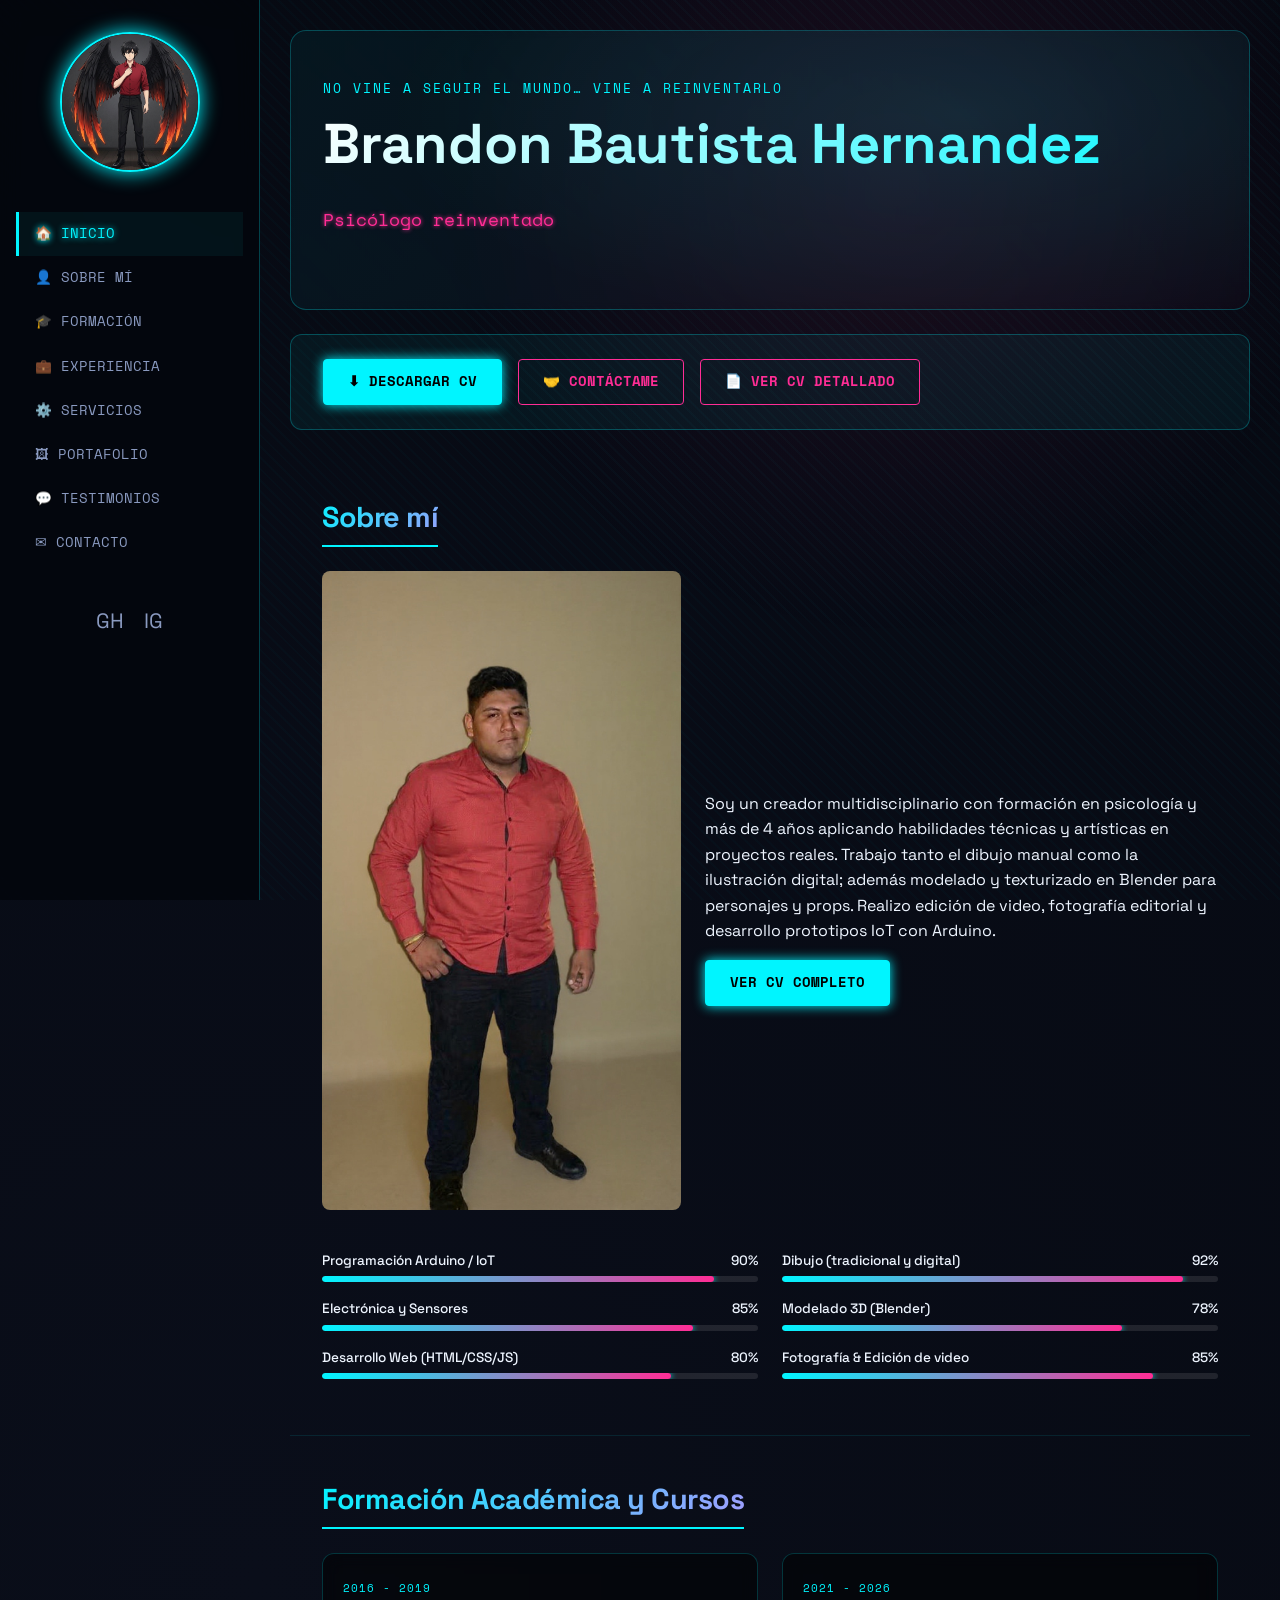
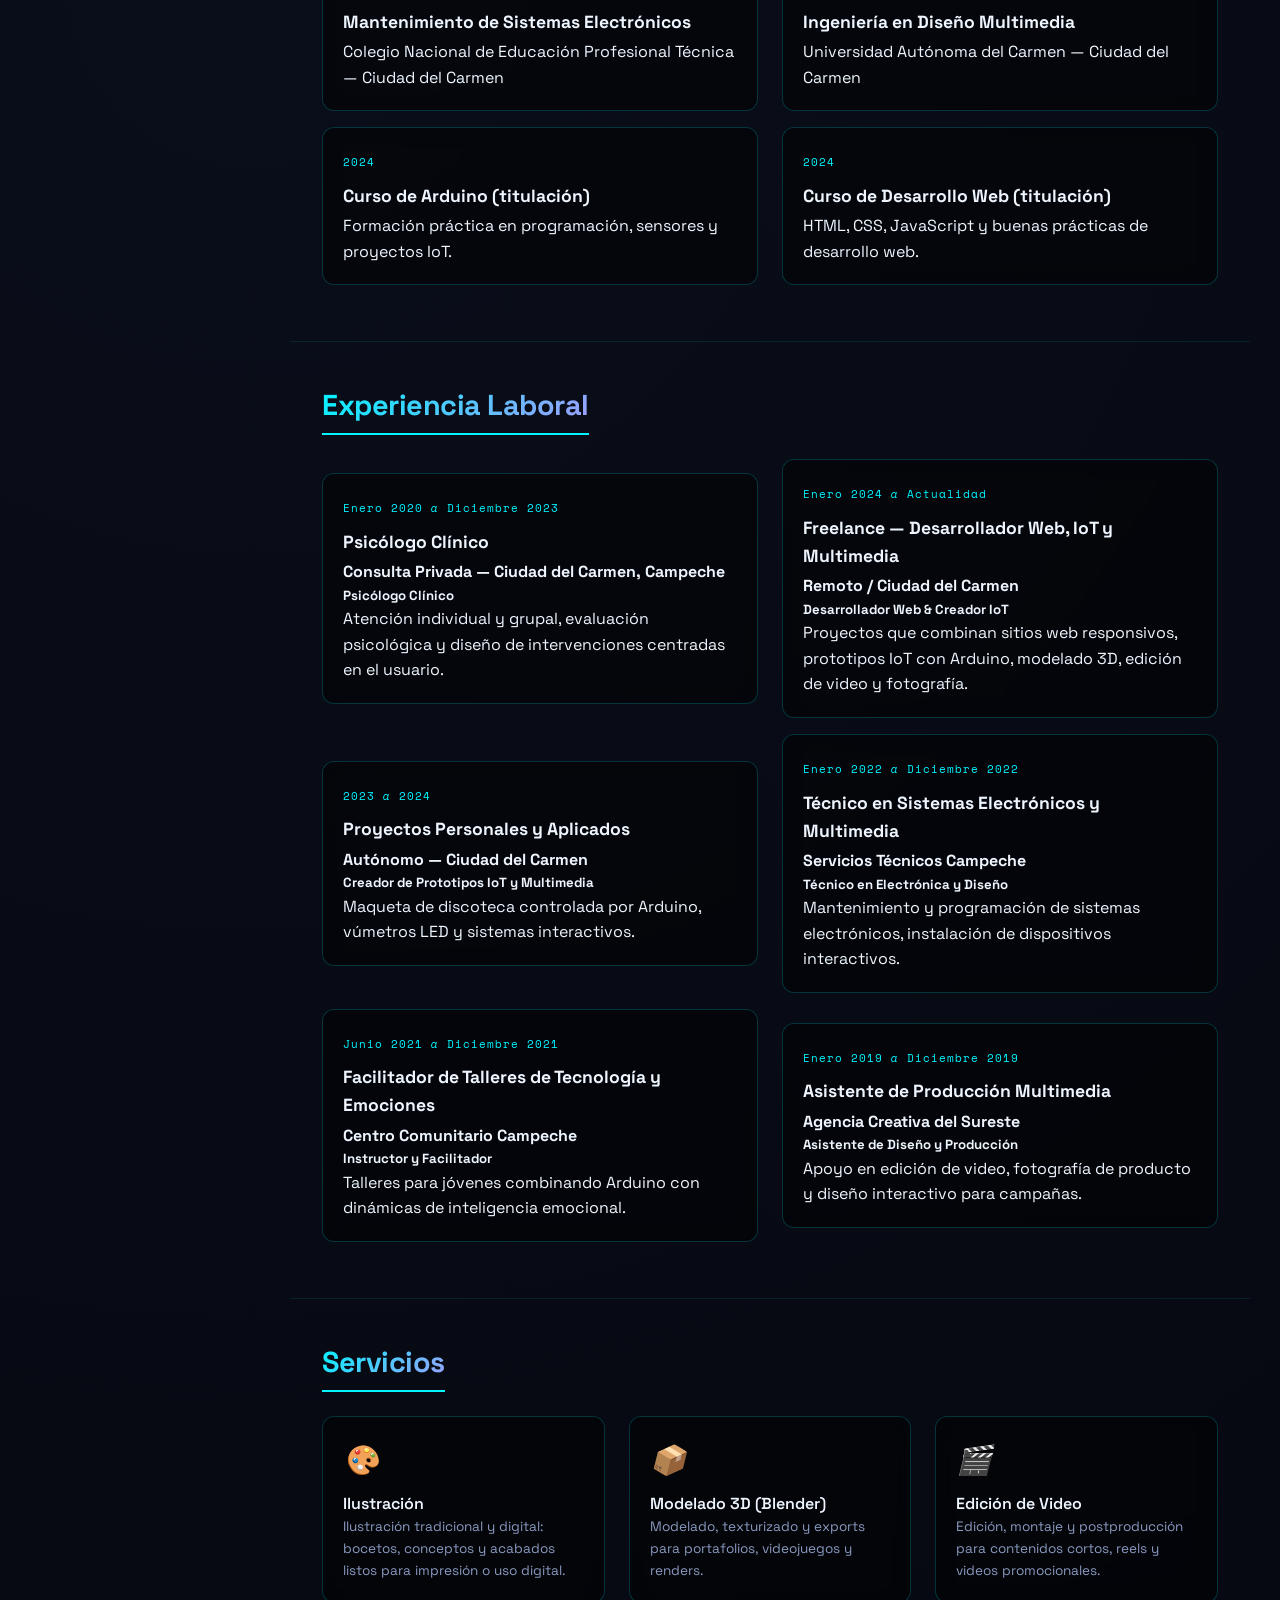
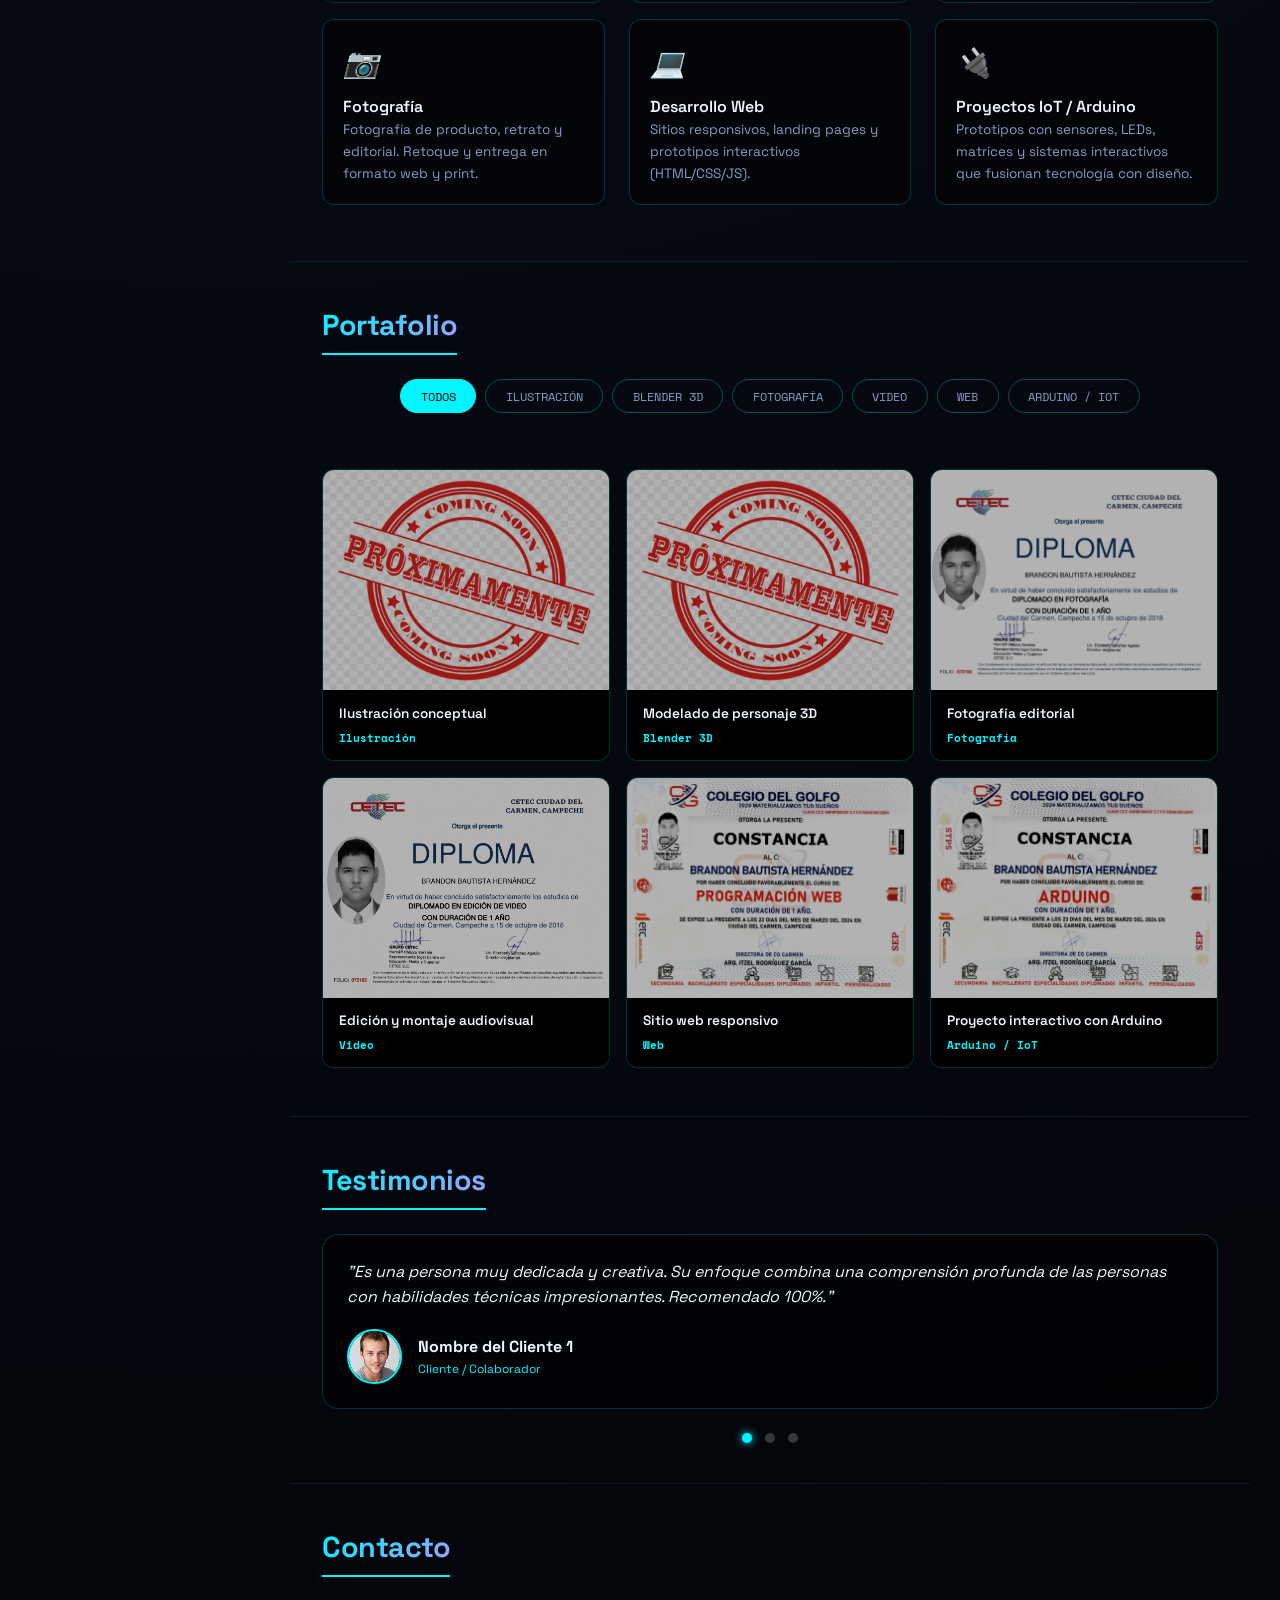
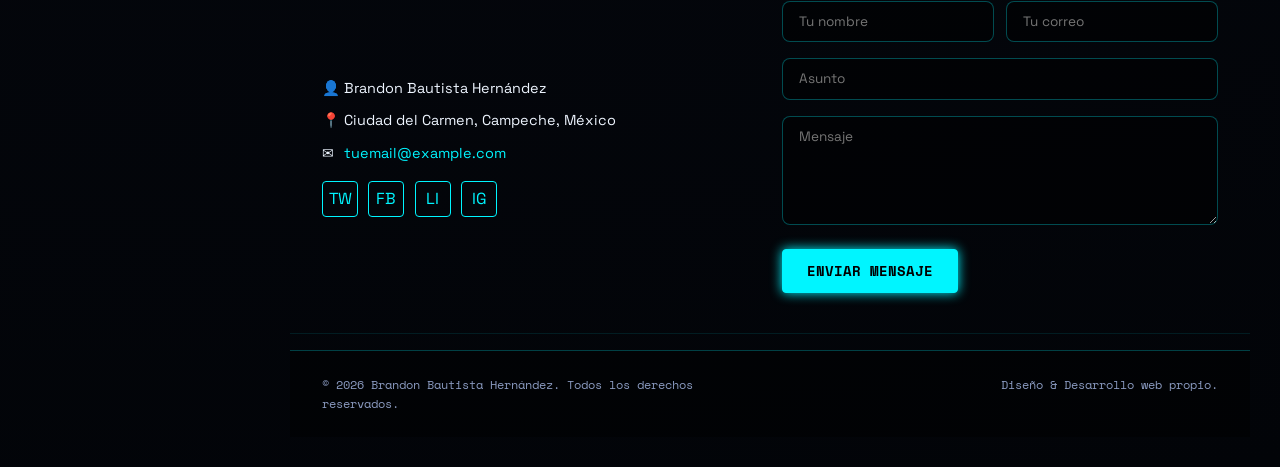
<file: index.html>
<!DOCTYPE html>
<html lang="es">
<head>
  <meta charset="utf-8">
  <title>Currículum — Brandon Bautista Hernández</title>
  <meta name="viewport" content="width=device-width, initial-scale=1.0">
  <meta name="description" content="Currículum de Brandon Bautista Hernández — Ilustrador, modelador 3D, desarrollador web y creador de proyectos IoT.">
  <link href="https://fonts.googleapis.com/css2?family=Open+Sans:wght@300;400;600;700;800&display=swap" rel="stylesheet">
  <link href="css/style.css" rel="stylesheet">
</head>
<body>

<div class="wrapper">

  <!-- ═══ SIDEBAR ═══ -->
  <div class="sidebar">
    <div class="sidebar-header">
      <img src="img/profile.jpg" alt="Brandon Bautista" class="img-fluid rounded-circle">
    </div>

    <nav class="sidenav">
      <button class="sidenav-toggle" aria-label="Abrir menú">
        Menú
        <svg width="16" height="16" viewBox="0 0 24 24" fill="none" stroke="currentColor" stroke-width="2.5"><polyline points="6 9 12 15 18 9"/></svg>
      </button>
      <div class="sidenav-links">
        <a href="#header">🏠 Inicio</a>
        <a href="#about">👤 Sobre mí</a>
        <a href="#education">🎓 Formación</a>
        <a href="#experience">💼 Experiencia</a>
        <a href="#service">⚙️ Servicios</a>
        <a href="#portfolio">🖼 Portafolio</a>
        <a href="#testimonials">💬 Testimonios</a>
        <a href="#contact">✉ Contacto</a>
      </div>
    </nav>

    <div class="sidebar-footer">
      <a href="#" title="GitHub">GH</a>
      <a href="#" title="Instagram">IG</a>
    </div>
  </div>

  <!-- ═══ CONTENIDO PRINCIPAL ═══ -->
  <div class="content">

    <!-- HEADER -->
    <div class="header" id="header">
      <div class="content-inner">
        <p>No vine a seguir el mundo… vine a reinventarlo</p>
        <h1>Brandon Bautista Hernandez</h1>
        <!-- typed-text es solo para que JS lo lea; typed-text-display es donde aparece -->
        <div class="typed-text">Psicólogo reinventado, Creador de sistemas electrónicos e IoT con Arduino, Desarrollador web full stack, Explorador de intersecciones entre mente humana y código</div>
        <div class="typed-text-display" aria-live="polite"></div>
      </div>
    </div>

    <!-- BOTONES -->
    <div class="large-btn">
      <div class="content-inner">
        <a class="btn btn-primary" href="CV_Brandon_Portafolio_Pro.pdf" download>
          ⬇ Descargar CV
        </a>
        <a class="btn btn-secondary" href="#contact">🤝 Contáctame</a>
        <a class="btn btn-secondary" href="cv.html">📄 Ver CV detallado</a>
      </div>
    </div>

    <!-- SOBRE MÍ -->
    <div class="about" id="about">
      <div class="content-inner">
        <div class="content-header"><h2>Sobre mí</h2></div>
        <div class="row align-items-center">
          <div class="col-md-5">
            <img src="img/about.jpg" alt="Brandon Bautista" class="img-fluid rounded" style="margin-bottom:1rem">
          </div>
          <div class="col-md-7">
            <p>
              Soy un creador multidisciplinario con formación en psicología y más de 4 años aplicando
              habilidades técnicas y artísticas en proyectos reales. Trabajo tanto el dibujo manual
              como la ilustración digital; además modelado y texturizado en Blender para personajes y props.
              Realizo edición de video, fotografía editorial y desarrollo prototipos IoT con Arduino.
            </p>
            <a class="btn btn-primary" href="cv.html" style="margin-top:1rem">Ver CV completo</a>
          </div>
        </div>

        <div class="row mt-4">
          <div class="col-md-6">
            <div class="skill-name"><span>Programación Arduino / IoT</span><span>90%</span></div>
            <div class="progress"><div class="progress-bar" aria-valuenow="90" style="width:0" data-width="90%"></div></div>
            <div class="skill-name"><span>Electrónica y Sensores</span><span>85%</span></div>
            <div class="progress"><div class="progress-bar" aria-valuenow="85" style="width:0" data-width="85%"></div></div>
            <div class="skill-name"><span>Desarrollo Web (HTML/CSS/JS)</span><span>80%</span></div>
            <div class="progress"><div class="progress-bar" aria-valuenow="80" style="width:0" data-width="80%"></div></div>
          </div>
          <div class="col-md-6">
            <div class="skill-name"><span>Dibujo (tradicional y digital)</span><span>92%</span></div>
            <div class="progress"><div class="progress-bar" aria-valuenow="92" style="width:0" data-width="92%"></div></div>
            <div class="skill-name"><span>Modelado 3D (Blender)</span><span>78%</span></div>
            <div class="progress"><div class="progress-bar" aria-valuenow="78" style="width:0" data-width="78%"></div></div>
            <div class="skill-name"><span>Fotografía &amp; Edición de video</span><span>85%</span></div>
            <div class="progress"><div class="progress-bar" aria-valuenow="85" style="width:0" data-width="85%"></div></div>
          </div>
        </div>
      </div>
    </div>

    <!-- EDUCACIÓN -->
    <div class="education" id="education">
      <div class="content-inner">
        <div class="content-header"><h2>Formación Académica y Cursos</h2></div>
        <div class="row">
          <div class="col-md-6 mb-3">
            <div class="edu-col">
              <span>2016 - 2019</span>
              <h3>Mantenimiento de Sistemas Electrónicos</h3>
              <p>Colegio Nacional de Educación Profesional Técnica — Ciudad del Carmen</p>
            </div>
          </div>
          <div class="col-md-6 mb-3">
            <div class="edu-col">
              <span>2021 - 2026</span>
              <h3>Ingeniería en Diseño Multimedia</h3>
              <p>Universidad Autónoma del Carmen — Ciudad del Carmen</p>
            </div>
          </div>
          <div class="col-md-6 mb-3">
            <div class="edu-col">
              <span>2024</span>
              <h3>Curso de Arduino (titulación)</h3>
              <p>Formación práctica en programación, sensores y proyectos IoT.</p>
            </div>
          </div>
          <div class="col-md-6 mb-3">
            <div class="edu-col">
              <span>2024</span>
              <h3>Curso de Desarrollo Web (titulación)</h3>
              <p>HTML, CSS, JavaScript y buenas prácticas de desarrollo web.</p>
            </div>
          </div>
        </div>
      </div>
    </div>

    <!-- EXPERIENCIA -->
    <div class="experience" id="experience">
      <div class="content-inner">
        <div class="content-header"><h2>Experiencia Laboral</h2></div>
        <div class="row align-items-center">

          <div class="col-md-6 mb-3">
            <div class="exp-col">
              <span>Enero 2020 <i>a</i> Diciembre 2023</span>
              <h3>Psicólogo Clínico</h3>
              <h4>Consulta Privada — Ciudad del Carmen, Campeche</h4>
              <h5>Psicólogo Clínico</h5>
              <p>Atención individual y grupal, evaluación psicológica y diseño de intervenciones centradas en el usuario.</p>
            </div>
          </div>

          <div class="col-md-6 mb-3">
            <div class="exp-col">
              <span>Enero 2024 <i>a</i> Actualidad</span>
              <h3>Freelance — Desarrollador Web, IoT y Multimedia</h3>
              <h4>Remoto / Ciudad del Carmen</h4>
              <h5>Desarrollador Web &amp; Creador IoT</h5>
              <p>Proyectos que combinan sitios web responsivos, prototipos IoT con Arduino, modelado 3D, edición de video y fotografía.</p>
            </div>
          </div>

          <div class="col-md-6 mb-3">
            <div class="exp-col">
              <span>2023 <i>a</i> 2024</span>
              <h3>Proyectos Personales y Aplicados</h3>
              <h4>Autónomo — Ciudad del Carmen</h4>
              <h5>Creador de Prototipos IoT y Multimedia</h5>
              <p>Maqueta de discoteca controlada por Arduino, vúmetros LED y sistemas interactivos.</p>
            </div>
          </div>

          <div class="col-md-6 mb-3">
            <div class="exp-col">
              <span>Enero 2022 <i>a</i> Diciembre 2022</span>
              <h3>Técnico en Sistemas Electrónicos y Multimedia</h3>
              <h4>Servicios Técnicos Campeche</h4>
              <h5>Técnico en Electrónica y Diseño</h5>
              <p>Mantenimiento y programación de sistemas electrónicos, instalación de dispositivos interactivos.</p>
            </div>
          </div>

          <div class="col-md-6 mb-3">
            <div class="exp-col">
              <span>Junio 2021 <i>a</i> Diciembre 2021</span>
              <h3>Facilitador de Talleres de Tecnología y Emociones</h3>
              <h4>Centro Comunitario Campeche</h4>
              <h5>Instructor y Facilitador</h5>
              <p>Talleres para jóvenes combinando Arduino con dinámicas de inteligencia emocional.</p>
            </div>
          </div>

          <div class="col-md-6 mb-3">
            <div class="exp-col">
              <span>Enero 2019 <i>a</i> Diciembre 2019</span>
              <h3>Asistente de Producción Multimedia</h3>
              <h4>Agencia Creativa del Sureste</h4>
              <h5>Asistente de Diseño y Producción</h5>
              <p>Apoyo en edición de video, fotografía de producto y diseño interactivo para campañas.</p>
            </div>
          </div>

        </div>
      </div>
    </div>

    <!-- SERVICIOS -->
    <div class="service" id="service">
      <div class="content-inner">
        <div class="content-header"><h2>Servicios</h2></div>
        <div class="row">
          <div class="col-md-4 mb-3"><div class="srv-col p-3 h-100"><i>🎨</i><h3>Ilustración</h3><p>Ilustración tradicional y digital: bocetos, conceptos y acabados listos para impresión o uso digital.</p></div></div>
          <div class="col-md-4 mb-3"><div class="srv-col p-3 h-100"><i>📦</i><h3>Modelado 3D (Blender)</h3><p>Modelado, texturizado y exports para portafolios, videojuegos y renders.</p></div></div>
          <div class="col-md-4 mb-3"><div class="srv-col p-3 h-100"><i>🎬</i><h3>Edición de Video</h3><p>Edición, montaje y postproducción para contenidos cortos, reels y videos promocionales.</p></div></div>
          <div class="col-md-4 mb-3"><div class="srv-col p-3 h-100"><i>📷</i><h3>Fotografía</h3><p>Fotografía de producto, retrato y editorial. Retoque y entrega en formato web y print.</p></div></div>
          <div class="col-md-4 mb-3"><div class="srv-col p-3 h-100"><i>💻</i><h3>Desarrollo Web</h3><p>Sitios responsivos, landing pages y prototipos interactivos (HTML/CSS/JS).</p></div></div>
          <div class="col-md-4 mb-3"><div class="srv-col p-3 h-100"><i>🔌</i><h3>Proyectos IoT / Arduino</h3><p>Prototipos con sensores, LEDs, matrices y sistemas interactivos que fusionan tecnología con diseño.</p></div></div>
        </div>
      </div>
    </div>

    <!-- PORTAFOLIO -->
    <div class="portfolio" id="portfolio">
      <div class="content-inner">
        <div class="content-header"><h2>Portafolio</h2></div>

        <div class="row mb-3">
          <div class="col-lg-12">
            <ul id="portfolio-flters">
              <li class="active" data-filter="*">Todos</li>
              <li data-filter=".ilustracion">Ilustración</li>
              <li data-filter=".blender">Blender 3D</li>
              <li data-filter=".fotografia">Fotografía</li>
              <li data-filter=".video">Video</li>
              <li data-filter=".web">Web</li>
              <li data-filter=".arduino">Arduino / IoT</li>
            </ul>
          </div>
        </div>

        <div class="portfolio-container">
          <div class="portfolio-item ilustracion">
            <div class="portfolio-wrap">
              <figure>
                <img src="img/portfolio-ilustracion.jpg" alt="Ilustración">
                <a href="img/portfolio-ilustracion.jpg" class="link-preview" title="Vista previa">👁</a>
                <a href="detalle-ilustracion.html" class="link-details" title="Más detalles">🔗</a>
                <a class="portfolio-title" href="detalle-ilustracion.html">Ilustración conceptual <span>Ilustración</span></a>
              </figure>
            </div>
          </div>

          <div class="portfolio-item blender">
            <div class="portfolio-wrap">
              <figure>
                <img src="img/portfolio-blender.jpg" alt="Blender 3D">
                <a href="img/portfolio-blender.jpg" class="link-preview" title="Vista previa">👁</a>
                <a href="detalle-blender.html" class="link-details" title="Más detalles">🔗</a>
                <a class="portfolio-title" href="detalle-blender.html">Modelado de personaje 3D <span>Blender 3D</span></a>
              </figure>
            </div>
          </div>

          <div class="portfolio-item fotografia">
            <div class="portfolio-wrap">
              <figure>
                <img src="img/portfolio-fotografia.jpg" alt="Fotografía">
                <a href="img/portfolio-fotografia.jpg" class="link-preview" title="Vista previa">👁</a>
                <a href="detalle-fotografia.html" class="link-details" title="Más detalles">🔗</a>
                <a class="portfolio-title" href="detalle-fotografia.html">Fotografía editorial <span>Fotografía</span></a>
              </figure>
            </div>
          </div>

          <div class="portfolio-item video">
            <div class="portfolio-wrap">
              <figure>
                <img src="img/portfolio-video.jpg" alt="Video">
                <a href="img/portfolio-video.jpg" class="link-preview" title="Vista previa">👁</a>
                <a href="detalle-video.html" class="link-details" title="Más detalles">🔗</a>
                <a class="portfolio-title" href="detalle-video.html">Edición y montaje audiovisual <span>Video</span></a>
              </figure>
            </div>
          </div>

          <div class="portfolio-item web">
            <div class="portfolio-wrap">
              <figure>
                <img src="img/portfolio-web.jpg" alt="Web">
                <a href="img/portfolio-web.jpg" class="link-preview" title="Vista previa">👁</a>
                <a href="detalle-web.html" class="link-details" title="Más detalles">🔗</a>
                <a class="portfolio-title" href="detalle-web.html">Sitio web responsivo <span>Web</span></a>
              </figure>
            </div>
          </div>

          <div class="portfolio-item arduino">
            <div class="portfolio-wrap">
              <figure>
                <img src="img/portfolio-arduino.jpg" alt="Arduino IoT">
                <a href="img/portfolio-arduino.jpg" class="link-preview" title="Vista previa">👁</a>
                <a href="detalle-arduino.html" class="link-details" title="Más detalles">🔗</a>
                <a class="portfolio-title" href="detalle-arduino.html">Proyecto interactivo con Arduino <span>Arduino / IoT</span></a>
              </figure>
            </div>
          </div>
        </div>
      </div>
    </div>

    <!-- TESTIMONIOS -->
    <div class="review" id="testimonials">
      <div class="content-inner">
        <div class="content-header"><h2>Testimonios</h2></div>
        <div class="review-slider-wrapper">
          <div class="review-slider">
            <div class="review-slider-item">
              <div class="review-text"><p>"Es una persona muy dedicada y creativa. Su enfoque combina una comprensión profunda de las personas con habilidades técnicas impresionantes. Recomendado 100%."</p></div>
              <div class="review-img">
                <img src="img/review-1.jpg" alt="Cliente 1">
                <div class="review-name"><h3>Nombre del Cliente 1</h3><p>Cliente / Colaborador</p></div>
              </div>
            </div>
            <div class="review-slider-item">
              <div class="review-text"><p>"Trabajar con Brandon fue una experiencia transformadora. Logró entender exactamente lo que necesitaba y lo llevó a un nivel superior con su creatividad y conocimiento técnico."</p></div>
              <div class="review-img">
                <img src="img/review-2.jpg" alt="Cliente 2">
                <div class="review-name"><h3>Nombre del Cliente 2</h3><p>Cliente / Colaborador</p></div>
              </div>
            </div>
            <div class="review-slider-item">
              <div class="review-text"><p>"No solo entrega resultados técnicos, sino que realmente piensa en cómo la tecnología puede impactar positivamente en las personas. Un perfil único y valioso."</p></div>
              <div class="review-img">
                <img src="img/review-3.jpg" alt="Cliente 3">
                <div class="review-name"><h3>Nombre del Cliente 3</h3><p>Cliente / Colaborador</p></div>
              </div>
            </div>
          </div>
        </div>
        <div class="review-controls"></div>
      </div>
    </div>

    <!-- CONTACTO -->
    <div class="contact" id="contact">
      <div class="content-inner">
        <div class="content-header"><h2>Contacto</h2></div>
        <div class="row align-items-center">
          <div class="col-md-6">
            <div class="contact-info">
              <p>👤 Brandon Bautista Hernández</p>
              <p>📍 Ciudad del Carmen, Campeche, México</p>
              <p>✉ <a href="mailto:tuemail@example.com">tuemail@example.com</a></p>
            </div>
            <div class="social" style="margin-top:1rem">
              <a href="#">TW</a>
              <a href="#">FB</a>
              <a href="#">LI</a>
              <a href="#">IG</a>
            </div>
          </div>
          <div class="col-md-6">
            <div class="form">
              <div class="form-row">
                <input type="text" placeholder="Tu nombre">
                <input type="email" placeholder="Tu correo">
              </div>
              <input type="text" placeholder="Asunto">
              <textarea rows="5" placeholder="Mensaje"></textarea>
              <button class="btn btn-primary" type="submit">Enviar Mensaje</button>
            </div>
          </div>
        </div>
      </div>
    </div>

    <!-- FOOTER -->
    <div class="footer">
      <div class="content-inner">
        <div class="row">
          <div class="col-md-6"><p>© 2026 Brandon Bautista Hernández. Todos los derechos reservados.</p></div>
          <div class="col-md-6" style="text-align:right"><p>Diseño &amp; Desarrollo web propio.</p></div>
        </div>
      </div>
    </div>

  </div><!-- /content -->
</div><!-- /wrapper -->

<!-- Botón volver arriba -->
<a href="#" class="back-to-top" aria-label="Volver arriba">↑</a>

<script src="js/main.js"></script>
</body>
</html>
</file>
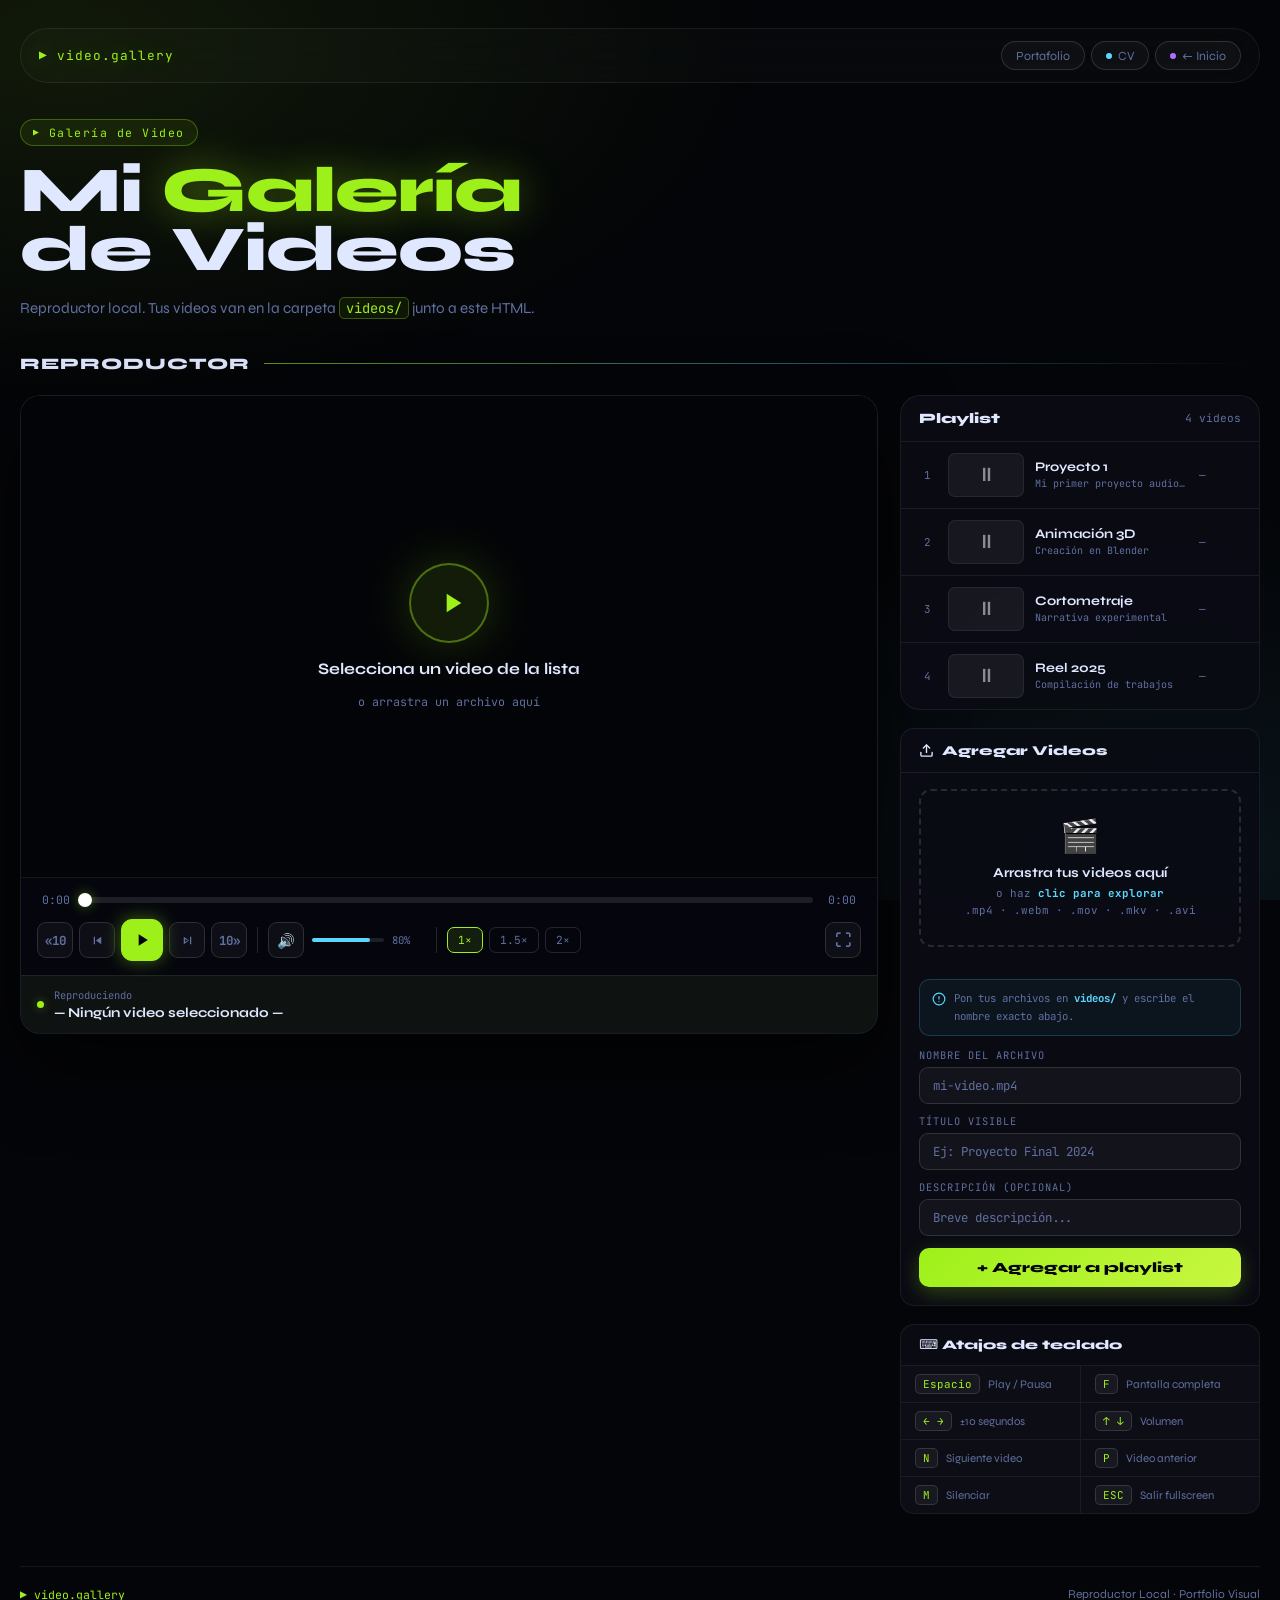
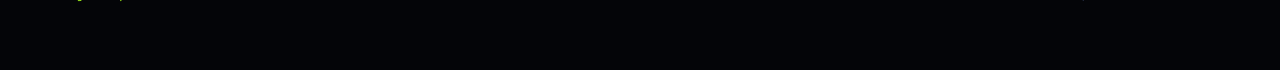
<file: detalle-video.html>
<!DOCTYPE html>
<html lang="es">
<head>
  <meta charset="UTF-8"/>
  <meta name="viewport" content="width=device-width, initial-scale=1.0"/>
  <title>Videos — Portfolio</title>
  <link rel="preconnect" href="https://fonts.googleapis.com">
  <link href="https://fonts.googleapis.com/css2?family=Syne:wght@400;600;700;800&family=JetBrains+Mono:wght@400;500&display=swap" rel="stylesheet">
  <style>
    :root{
      --bg:#040508; --panel:rgba(10,12,20,.9); --line:rgba(255,255,255,.07); --line-b:rgba(255,255,255,.13);
      --text:#e0e8ff; --muted:#6070a0;
      --acc:#9ef01a; --acc-glow:rgba(158,240,26,.4);
      --acc2:#5ad7ff; --acc3:#ffd166;
      --radius:14px; --player-r:20px;
    }
    *,*::before,*::after{box-sizing:border-box;margin:0;padding:0;}
    html{scroll-behavior:smooth;}
    body{font-family:"Syne",system-ui,sans-serif;background:var(--bg);color:var(--text);min-height:100vh;overflow-x:hidden;}
    body::before{content:"";position:fixed;inset:0;pointer-events:none;z-index:0;
      background:radial-gradient(ellipse 55% 40% at 5% 5%,rgba(158,240,26,.09),transparent),
                 radial-gradient(ellipse 50% 40% at 95% 95%,rgba(90,215,255,.07),transparent);}
    .page{position:relative;z-index:1;max-width:1300px;margin:0 auto;padding:28px 20px 60px;}

    nav{display:flex;align-items:center;justify-content:space-between;flex-wrap:wrap;gap:12px;
      margin-bottom:36px;padding:12px 18px;border:1px solid var(--line);border-radius:999px;
      background:rgba(255,255,255,.02);backdrop-filter:blur(20px);}
    .nav-brand{font-family:"JetBrains Mono",monospace;font-size:.8rem;color:var(--acc);letter-spacing:1px;text-shadow:0 0 20px var(--acc-glow);}
    .nav-links{display:flex;gap:6px;}
    .nav-link{display:inline-flex;align-items:center;gap:6px;padding:6px 14px;border-radius:999px;
      border:1px solid var(--line-b);background:rgba(255,255,255,.03);color:var(--muted);
      font-size:.78rem;text-decoration:none;transition:all .25s;}
    .nav-link:hover{color:var(--text);border-color:rgba(255,255,255,.2);background:rgba(255,255,255,.07);}
    .nav-dot{width:6px;height:6px;border-radius:50%;}

    .header-tag{display:inline-flex;align-items:center;gap:8px;padding:5px 12px;border-radius:999px;
      border:1px solid rgba(158,240,26,.3);background:rgba(158,240,26,.07);
      font-family:"JetBrains Mono",monospace;font-size:.72rem;letter-spacing:1.5px;color:var(--acc);margin-bottom:16px;}
    .header-tag::before{content:"▶";font-size:.6rem;animation:blink2 1.5s step-start infinite;}
    @keyframes blink2{0%,49%{opacity:1;}50%,100%{opacity:0;}}
    h1{font-size:clamp(2.2rem,5vw,4.6rem);font-weight:800;line-height:.92;margin-bottom:16px;letter-spacing:-1px;}
    h1 em{font-style:normal;color:var(--acc);text-shadow:0 0 40px var(--acc-glow);}
    .header-sub{color:var(--muted);font-size:.95rem;max-width:580px;line-height:1.7;margin-bottom:32px;}

    .main-layout{display:grid;grid-template-columns:1fr 360px;gap:22px;align-items:start;}

    /* PLAYER */
    .player-wrap{position:sticky;top:20px;}
    .player-card{border:1px solid var(--line);border-radius:var(--player-r);background:var(--panel);
      overflow:hidden;backdrop-filter:blur(16px);box-shadow:0 30px 80px rgba(0,0,0,.6);}
    .video-area{position:relative;width:100%;aspect-ratio:16/9;background:#000;display:flex;align-items:center;justify-content:center;}
    .video-area video{width:100%;height:100%;display:block;object-fit:contain;}
    .video-cover{position:absolute;inset:0;display:flex;flex-direction:column;align-items:center;
      justify-content:center;gap:16px;background:rgba(4,5,8,.96);cursor:pointer;transition:opacity .3s;z-index:2;}
    .video-cover.hidden{opacity:0;pointer-events:none;}
    .play-icon-big{width:80px;height:80px;border-radius:50%;background:rgba(158,240,26,.1);
      border:2px solid rgba(158,240,26,.4);display:flex;align-items:center;justify-content:center;
      box-shadow:0 0 50px rgba(158,240,26,.2);transition:all .25s;}
    .play-icon-big:hover{background:rgba(158,240,26,.22);box-shadow:0 0 70px rgba(158,240,26,.4);transform:scale(1.05);}
    .play-icon-big svg{color:var(--acc);margin-left:5px;}
    .cover-title{font-size:1rem;font-weight:700;color:var(--text);text-align:center;padding:0 28px;}
    .cover-sub{font-size:.73rem;color:var(--muted);font-family:"JetBrains Mono",monospace;text-align:center;padding:0 20px;}

    .controls-bar{padding:14px 16px;background:rgba(6,7,14,.98);border-top:1px solid var(--line);}
    .progress-wrap{display:flex;align-items:center;gap:10px;margin-bottom:12px;}
    .progress-time{font-family:"JetBrains Mono",monospace;font-size:.72rem;color:var(--muted);white-space:nowrap;min-width:38px;text-align:center;}
    .progress-track{flex:1;height:6px;border-radius:999px;background:rgba(255,255,255,.1);cursor:pointer;position:relative;transition:height .15s;}
    .progress-track:hover{height:9px;}
    .progress-fill{height:100%;border-radius:999px;background:linear-gradient(90deg,var(--acc),#c8f740);width:0%;pointer-events:none;}
    .progress-thumb{position:absolute;top:50%;width:14px;height:14px;border-radius:50%;
      background:#fff;box-shadow:0 0 12px var(--acc-glow);transform:translate(-50%,-50%);left:0%;pointer-events:none;}
    .progress-track:hover .progress-thumb{transform:translate(-50%,-50%) scale(1.4);}

    .btn-row{display:flex;align-items:center;gap:6px;}
    .ctrl-btn{width:36px;height:36px;border-radius:9px;border:1px solid var(--line-b);
      background:rgba(255,255,255,.04);color:var(--muted);cursor:pointer;font-size:.78rem;font-weight:700;
      font-family:"JetBrains Mono",monospace;display:flex;align-items:center;justify-content:center;transition:all .2s;}
    .ctrl-btn:hover{background:rgba(255,255,255,.1);color:var(--text);}
    .ctrl-btn.pp{background:var(--acc);border-color:var(--acc);color:#04050a;box-shadow:0 0 18px var(--acc-glow);width:42px;height:42px;border-radius:11px;}
    .ctrl-btn.pp:hover{background:#b4f040;box-shadow:0 0 30px var(--acc-glow);}
    .ctrl-sep{width:1px;height:26px;background:var(--line-b);margin:0 4px;}
    .btn-spacer{flex:1;}
    .vol-wrap{display:flex;align-items:center;gap:8px;}
    .vol-track{width:72px;height:4px;border-radius:999px;background:rgba(255,255,255,.1);cursor:pointer;position:relative;}
    .vol-fill{height:100%;border-radius:999px;background:var(--acc2);width:80%;pointer-events:none;}
    .vol-label{font-family:"JetBrains Mono",monospace;font-size:.66rem;color:var(--muted);min-width:34px;}
    .speed-btn{padding:5px 10px;border-radius:7px;border:1px solid var(--line-b);background:transparent;
      color:var(--muted);font-family:"JetBrains Mono",monospace;font-size:.7rem;cursor:pointer;transition:all .2s;}
    .speed-btn:hover,.speed-btn.active{border-color:var(--acc);color:var(--acc);background:rgba(158,240,26,.1);}

    .now-playing{display:flex;align-items:center;gap:10px;padding:12px 16px;border-top:1px solid var(--line);background:rgba(158,240,26,.03);}
    .np-dot{width:7px;height:7px;flex-shrink:0;border-radius:50%;background:var(--acc);
      box-shadow:0 0 10px var(--acc-glow);animation:pulse2 2s ease-in-out infinite;}
    @keyframes pulse2{0%,100%{opacity:1;transform:scale(1);}50%{opacity:.35;transform:scale(.7);}}
    .np-info{min-width:0;}
    .np-label{font-family:"JetBrains Mono",monospace;font-size:.65rem;color:var(--muted);margin-bottom:2px;}
    .np-title{font-size:.85rem;font-weight:700;white-space:nowrap;overflow:hidden;text-overflow:ellipsis;}

    /* PLAYLIST */
    .playlist-card{border:1px solid var(--line);border-radius:var(--player-r);background:var(--panel);overflow:hidden;backdrop-filter:blur(16px);}
    .playlist-header{padding:14px 18px;border-bottom:1px solid var(--line);display:flex;align-items:center;justify-content:space-between;}
    .playlist-title{font-size:.9rem;font-weight:800;}
    .playlist-count{font-family:"JetBrains Mono",monospace;font-size:.7rem;color:var(--muted);}
    .playlist-list{max-height:460px;overflow-y:auto;}
    .playlist-list::-webkit-scrollbar{width:3px;}
    .playlist-list::-webkit-scrollbar-thumb{background:rgba(255,255,255,.08);border-radius:2px;}
    .pli{display:flex;align-items:center;gap:11px;padding:11px 16px;cursor:pointer;
      border-bottom:1px solid var(--line);transition:background .2s;position:relative;}
    .pli:last-child{border-bottom:none;}
    .pli:hover{background:rgba(255,255,255,.04);}
    .pli.active{background:rgba(158,240,26,.06);}
    .pli.active::before{content:"";position:absolute;left:0;top:0;bottom:0;width:3px;
      background:linear-gradient(180deg,var(--acc),#c8f740);border-radius:0 2px 2px 0;}
    .pli-num{font-family:"JetBrains Mono",monospace;font-size:.68rem;color:var(--muted);width:20px;text-align:center;flex-shrink:0;}
    .pli.active .pli-num{color:var(--acc);}
    .pli-thumb{width:76px;height:44px;border-radius:7px;overflow:hidden;flex-shrink:0;
      background:rgba(255,255,255,.06);border:1px solid var(--line);display:flex;align-items:center;justify-content:center;}
    .pli-thumb-icon{font-size:1.2rem;color:rgba(255,255,255,.5);}
    .pli.active .pli-thumb-icon{color:var(--acc);}
    .pli-info{flex:1;min-width:0;}
    .pli-name{font-size:.82rem;font-weight:700;white-space:nowrap;overflow:hidden;text-overflow:ellipsis;margin-bottom:2px;}
    .pli.active .pli-name{color:var(--acc);}
    .pli-meta{font-family:"JetBrains Mono",monospace;font-size:.63rem;color:var(--muted);white-space:nowrap;overflow:hidden;text-overflow:ellipsis;}
    .pli-dur{font-family:"JetBrains Mono",monospace;font-size:.68rem;color:var(--muted);flex-shrink:0;}
    .pli-del{width:26px;height:26px;border-radius:6px;border:1px solid var(--line);background:transparent;
      color:var(--muted);cursor:pointer;font-size:.75rem;display:flex;align-items:center;justify-content:center;
      flex-shrink:0;transition:all .2s;opacity:0;}
    .pli:hover .pli-del{opacity:1;}
    .pli-del:hover{background:rgba(255,80,80,.15);border-color:rgba(255,80,80,.35);color:#ff6b6b;}

    /* DROP CARD */
    .drop-card{margin-top:18px;border:1px solid var(--line);border-radius:var(--radius);background:var(--panel);backdrop-filter:blur(16px);overflow:hidden;}
    .drop-header{padding:13px 18px;border-bottom:1px solid var(--line);font-size:.85rem;font-weight:800;display:flex;align-items:center;gap:8px;}
    .drop-zone{margin:16px 18px;border:2px dashed var(--line-b);border-radius:12px;
      padding:26px 18px;text-align:center;cursor:pointer;transition:all .25s;position:relative;}
    .drop-zone:hover,.drop-zone.drag-over{border-color:var(--acc);background:rgba(158,240,26,.05);}
    .drop-zone input[type=file]{position:absolute;inset:0;opacity:0;cursor:pointer;width:100%;height:100%;}
    .drop-icon{font-size:2rem;margin-bottom:8px;display:block;}
    .drop-text{font-size:.85rem;font-weight:700;color:var(--text);margin-bottom:4px;}
    .drop-hint{font-family:"JetBrains Mono",monospace;font-size:.68rem;color:var(--muted);line-height:1.6;}
    .drop-hint strong{color:var(--acc2);}

    .add-body{padding:4px 18px 18px;}
    .add-label{display:block;font-family:"JetBrains Mono",monospace;font-size:.65rem;
      letter-spacing:1px;color:var(--muted);margin:10px 0 5px;text-transform:uppercase;}
    .add-input{width:100%;padding:9px 13px;border-radius:9px;border:1px solid var(--line-b);
      background:rgba(255,255,255,.04);color:var(--text);font-family:"JetBrains Mono",monospace;
      font-size:.78rem;outline:none;transition:border-color .2s;}
    .add-input:focus{border-color:rgba(158,240,26,.4);}
    .add-input::placeholder{color:var(--muted);}
    .add-btn{width:100%;padding:11px;border-radius:10px;border:none;margin-top:12px;
      background:linear-gradient(135deg,var(--acc),#c8f740);color:#04050a;
      font-family:"Syne",sans-serif;font-size:.88rem;font-weight:800;cursor:pointer;
      transition:all .25s;box-shadow:0 6px 20px rgba(158,240,26,.25);}
    .add-btn:hover{transform:translateY(-2px);box-shadow:0 10px 32px rgba(158,240,26,.4);}

    .folder-note{display:flex;align-items:flex-start;gap:8px;margin:12px 0;padding:10px 12px;
      border-radius:10px;border:1px solid rgba(90,215,255,.2);background:rgba(90,215,255,.05);}
    .folder-note p{font-family:"JetBrains Mono",monospace;font-size:.67rem;color:var(--muted);line-height:1.6;}
    .folder-note strong{color:var(--acc2);}

    /* SHORTCUTS */
    .shortcuts{margin-top:18px;border:1px solid var(--line);border-radius:var(--radius);background:var(--panel);overflow:hidden;}
    .shortcuts-header{padding:12px 18px;border-bottom:1px solid var(--line);font-size:.82rem;font-weight:800;}
    .shortcuts-grid{display:grid;grid-template-columns:1fr 1fr;gap:1px;background:var(--line);}
    .sc-item{padding:8px 14px;background:var(--panel);display:flex;align-items:center;gap:8px;}
    .sc-key{font-family:"JetBrains Mono",monospace;font-size:.68rem;padding:2px 7px;border-radius:5px;
      border:1px solid var(--line-b);background:rgba(255,255,255,.05);color:var(--acc);white-space:nowrap;}
    .sc-desc{font-size:.72rem;color:var(--muted);}

    .sec-row{display:flex;align-items:center;gap:14px;margin-bottom:22px;}
    .sec-row h2{font-size:1rem;font-weight:800;letter-spacing:1px;text-transform:uppercase;white-space:nowrap;}
    .sec-line{flex:1;height:1px;background:linear-gradient(90deg,rgba(158,240,26,.6),rgba(90,215,255,.4),transparent);}

    .toast{position:fixed;bottom:28px;left:50%;transform:translateX(-50%) translateY(20px);
      padding:10px 22px;border-radius:999px;border:1px solid var(--line-b);
      background:rgba(10,12,20,.95);font-family:"JetBrains Mono",monospace;font-size:.78rem;
      color:var(--text);backdrop-filter:blur(16px);opacity:0;pointer-events:none;transition:all .3s;z-index:9999;white-space:nowrap;}
    .toast.show{opacity:1;transform:translateX(-50%) translateY(0);}

    footer{margin-top:52px;padding:20px 0 8px;border-top:1px solid var(--line);
      display:flex;align-items:center;justify-content:space-between;flex-wrap:wrap;gap:12px;}
    .f-brand{font-family:"JetBrains Mono",monospace;font-size:.72rem;color:var(--acc);}
    .f-copy{font-size:.75rem;color:var(--muted);}

    @media(max-width:900px){.main-layout{grid-template-columns:1fr;}.player-wrap{position:static;}}
    @media(max-width:500px){.speed-btn,.vol-label,.shortcuts{display:none;}}
  </style>
</head>
<body>
<div class="toast" id="toast"></div>

<div class="page">
  <nav>
    <span class="nav-brand">▶ video.gallery</span>
    <div class="nav-links">
      <a href="index.html#portfolio" class="nav-link">Portafolio</a>
      <a href="cv.html" class="nav-link"><span class="nav-dot" style="background:var(--acc2);"></span>CV</a>
      <a href="index.html" class="nav-link"><span class="nav-dot" style="background:#b06eff;"></span>← Inicio</a>
    </div>
  </nav>

  <div class="header-tag">Galería de Video</div>
  <h1>Mi <em>Galería</em><br>de Videos</h1>
  <p class="header-sub">
    Reproductor local. Tus videos van en la carpeta
    <code style="color:var(--acc);font-family:'JetBrains Mono',monospace;font-size:.9em;padding:1px 6px;border-radius:5px;border:1px solid rgba(158,240,26,.3);background:rgba(158,240,26,.07);">videos/</code>
    junto a este HTML.
  </p>

  <div class="sec-row"><h2>Reproductor</h2><div class="sec-line"></div></div>

  <div class="main-layout">
    <div class="player-wrap">
      <div class="player-card">
        <div class="video-area" id="video-area">
          <video id="main-video" preload="metadata"></video>
          <div class="video-cover" id="video-cover" onclick="handleCoverClick()">
            <div class="play-icon-big">
              <svg width="32" height="32" viewBox="0 0 24 24" fill="currentColor"><path d="M8 5v14l11-7z"/></svg>
            </div>
            <p class="cover-title" id="cover-title">Selecciona un video de la lista</p>
            <p class="cover-sub" id="cover-sub">o arrastra un archivo aquí</p>
          </div>
        </div>

        <div class="controls-bar">
          <div class="progress-wrap">
            <span class="progress-time" id="time-curr">0:00</span>
            <div class="progress-track" id="progress-track">
              <div class="progress-fill" id="progress-fill"></div>
              <div class="progress-thumb" id="progress-thumb"></div>
            </div>
            <span class="progress-time" id="time-total">0:00</span>
          </div>
          <div class="btn-row">
            <button class="ctrl-btn" onclick="skip(-10)" title="−10s">«10</button>
            <button class="ctrl-btn" onclick="prevVideo()">
              <svg width="15" height="15" viewBox="0 0 24 24" fill="currentColor"><path d="M6 6h2v12H6zm3.5 6 8.5 6V6z"/></svg>
            </button>
            <button class="ctrl-btn pp" id="pp-btn" onclick="togglePlay()">
              <svg id="pp-icon" width="20" height="20" viewBox="0 0 24 24" fill="currentColor"><path d="M8 5v14l11-7z"/></svg>
            </button>
            <button class="ctrl-btn" onclick="nextVideo()">
              <svg width="15" height="15" viewBox="0 0 24 24" fill="currentColor"><path d="M6 18l8.5-6L6 6v12zm2-8.14 5.12 2.14L8 14.14V9.86zM16 6h2v12h-2z"/></svg>
            </button>
            <button class="ctrl-btn" onclick="skip(10)" title="+10s">10»</button>
            <div class="ctrl-sep"></div>
            <div class="vol-wrap">
              <button class="ctrl-btn" id="mute-btn" onclick="toggleMute()" style="font-size:.9rem;">🔊</button>
              <div class="vol-track" id="vol-track"><div class="vol-fill" id="vol-fill"></div></div>
              <span class="vol-label" id="vol-label">80%</span>
            </div>
            <div class="ctrl-sep"></div>
            <button class="speed-btn active" data-speed="1"   onclick="setSpeed(this)">1×</button>
            <button class="speed-btn"        data-speed="1.5" onclick="setSpeed(this)">1.5×</button>
            <button class="speed-btn"        data-speed="2"   onclick="setSpeed(this)">2×</button>
            <div class="btn-spacer"></div>
            <button class="ctrl-btn" onclick="toggleFS()" style="font-size:1rem;">⛶</button>
          </div>
        </div>

        <div class="now-playing">
          <span class="np-dot"></span>
          <div class="np-info">
            <p class="np-label">Reproduciendo</p>
            <p class="np-title" id="np-title">— Ningún video seleccionado —</p>
          </div>
        </div>
      </div>
    </div>

    <div>
      <!-- PLAYLIST -->
      <div class="playlist-card">
        <div class="playlist-header">
          <span class="playlist-title">Playlist</span>
          <span class="playlist-count" id="pl-count">0 videos</span>
        </div>
        <div class="playlist-list" id="playlist-list">
          <div style="padding:28px 18px;text-align:center;color:var(--muted);font-size:.8rem;font-family:'JetBrains Mono',monospace;line-height:1.8;">
            Agrega videos usando<br>el panel de abajo ↓
          </div>
        </div>
      </div>

      <!-- ADD / DROP -->
      <div class="drop-card">
        <div class="drop-header">
          <svg width="15" height="15" viewBox="0 0 24 24" fill="none" stroke="currentColor" stroke-width="2.2" stroke-linecap="round" stroke-linejoin="round"><path d="M21 15v4a2 2 0 0 1-2 2H5a2 2 0 0 1-2-2v-4"/><polyline points="17 8 12 3 7 8"/><line x1="12" y1="3" x2="12" y2="15"/></svg>
          Agregar Videos
        </div>
        <div class="drop-zone" id="drop-zone">
          <input type="file" id="file-input" accept="video/*" multiple onchange="handleFileInput(event)">
          <span class="drop-icon">🎬</span>
          <p class="drop-text">Arrastra tus videos aquí</p>
          <p class="drop-hint">o haz <strong>clic para explorar</strong><br>.mp4 · .webm · .mov · .mkv · .avi</p>
        </div>
        <div class="add-body">
          <div class="folder-note">
            <svg width="14" height="14" viewBox="0 0 24 24" fill="none" stroke="currentColor" stroke-width="2" stroke-linecap="round" stroke-linejoin="round" style="flex-shrink:0;color:var(--acc2);margin-top:2px;"><circle cx="12" cy="12" r="10"/><line x1="12" y1="8" x2="12" y2="12"/><line x1="12" y1="16" x2="12.01" y2="16"/></svg>
            <p>Pon tus archivos en <strong>videos/</strong> y escribe el nombre exacto abajo.</p>
          </div>

          <label class="add-label" for="vid-file">Nombre del archivo</label>
          <input class="add-input" id="vid-file" placeholder="mi-video.mp4" type="text">
          <label class="add-label" for="vid-title">Título visible</label>
          <input class="add-input" id="vid-title" placeholder="Ej: Proyecto Final 2024" type="text">
          <label class="add-label" for="vid-desc">Descripción (opcional)</label>
          <input class="add-input" id="vid-desc" placeholder="Breve descripción..." type="text">
          <button class="add-btn" onclick="addFromFolder()">+ Agregar a playlist</button>
        </div>
      </div>

      <!-- SHORTCUTS -->
      <div class="shortcuts">
        <div class="shortcuts-header">⌨ Atajos de teclado</div>
        <div class="shortcuts-grid">
          <div class="sc-item"><span class="sc-key">Espacio</span><span class="sc-desc">Play / Pausa</span></div>
          <div class="sc-item"><span class="sc-key">F</span><span class="sc-desc">Pantalla completa</span></div>
          <div class="sc-item"><span class="sc-key">← →</span><span class="sc-desc">±10 segundos</span></div>
          <div class="sc-item"><span class="sc-key">↑ ↓</span><span class="sc-desc">Volumen</span></div>
          <div class="sc-item"><span class="sc-key">N</span><span class="sc-desc">Siguiente video</span></div>
          <div class="sc-item"><span class="sc-key">P</span><span class="sc-desc">Video anterior</span></div>
          <div class="sc-item"><span class="sc-key">M</span><span class="sc-desc">Silenciar</span></div>
          <div class="sc-item"><span class="sc-key">ESC</span><span class="sc-desc">Salir fullscreen</span></div>
        </div>
      </div>
    </div>
  </div>

  <footer>
    <span class="f-brand">▶ video.gallery</span>
    <span class="f-copy">Reproductor Local · Portfolio Visual</span>
  </footer>
</div>

<script>
  // ═══════════════════════════════════════════════════
  //  PRE-CARGA DE VIDEOS DESDE LA CARPETA
  //  Coloca tus archivos en videos/
  //  y ajusta los nombres y títulos aquí.
  // ═══════════════════════════════════════════════════
  let playlist = [
    { src: 'videos/proyecto1.mp4',   title: 'Proyecto 1',   desc: 'Mi primer proyecto audiovisual' },
    { src: 'videos/animacion.mp4',   title: 'Animación 3D', desc: 'Creación en Blender' },
    { src: 'videos/cortometraje.mp4',title: 'Cortometraje', desc: 'Narrativa experimental' },
    { src: 'videos/reel2025.mp4',    title: 'Reel 2025',    desc: 'Compilación de trabajos' },
  ];

  // ====================================================
  // FUNCIONES DEL REPRODUCTOR (NO MODIFICAR)
  // ====================================================
  let currentIdx = -1;
  let vol = 0.8;
  const video = document.getElementById('main-video');
  video.volume = vol;

  function renderPlaylist() {
    const list = document.getElementById('playlist-list');
    if (playlist.length === 0) {
      list.innerHTML = `<div style="padding:28px 18px;text-align:center;color:var(--muted);
        font-size:.8rem;font-family:'JetBrains Mono',monospace;line-height:1.8;">
        Agrega videos usando<br>el panel de abajo ↓</div>`;
      document.getElementById('pl-count').textContent = '0 videos';
      return;
    }
    list.innerHTML = '';
    playlist.forEach((item, i) => {
      const isActive = i === currentIdx;
      const div = document.createElement('div');
      div.className = 'pli' + (isActive ? ' active' : '');
      div.innerHTML = `
        <span class="pli-num">${i + 1}</span>
        <div class="pli-thumb"><span class="pli-thumb-icon">${isActive ? '▶' : '⏸'}</span></div>
        <div class="pli-info">
          <p class="pli-name">${item.title}</p>
          <p class="pli-meta">${item.desc || item.src.split('/').pop()}</p>
        </div>
        <span class="pli-dur" id="dur-${i}">—</span>
        <button class="pli-del" onclick="removeVideo(event,${i})">✕</button>
      `;
      div.addEventListener('click', () => loadVideo(i));
      list.appendChild(div);
    });
    document.getElementById('pl-count').textContent = `${playlist.length} video${playlist.length !== 1 ? 's' : ''}`;
  }

  function loadVideo(idx) {
    currentIdx = idx;
    const item = playlist[idx];
    video.src = item.src;
    video.load();
    document.getElementById('cover-title').textContent = item.title;
    document.getElementById('cover-sub').textContent   = item.desc || item.src.split('/').pop();
    document.getElementById('np-title').textContent    = item.title;
    document.getElementById('time-curr').textContent   = '0:00';
    document.getElementById('time-total').textContent  = '0:00';
    setProgress(0);
    video.play()
      .then(() => { hideCover(); setPPIcon(false); })
      .catch(() => { showCover(); setPPIcon(true); });
    renderPlaylist();
  }

  function hideCover() { document.getElementById('video-cover').classList.add('hidden'); }
  function showCover() { document.getElementById('video-cover').classList.remove('hidden'); }

  function handleCoverClick() {
    if (currentIdx < 0 && playlist.length > 0) { loadVideo(0); return; }
    if (currentIdx >= 0) {
      video.play().then(() => { hideCover(); setPPIcon(false); }).catch(() => {});
    }
  }

  function togglePlay() {
    if (!video.src || video.src === window.location.href) { toast('Selecciona un video primero'); return; }
    if (video.paused) { video.play().then(() => { hideCover(); setPPIcon(false); }); }
    else { video.pause(); setPPIcon(true); }
  }

  function setPPIcon(paused) {
    document.getElementById('pp-icon').innerHTML = paused
      ? '<path d="M8 5v14l11-7z"/>'
      : '<path d="M6 19h4V5H6v14zm8-14v14h4V5h-4z"/>';
  }

  function skip(sec) { if (video.duration) video.currentTime = Math.max(0, Math.min(video.duration, video.currentTime + sec)); }
  function prevVideo() { if (playlist.length) loadVideo(currentIdx <= 0 ? playlist.length - 1 : currentIdx - 1); }
  function nextVideo() { if (playlist.length) loadVideo(currentIdx >= playlist.length - 1 ? 0 : currentIdx + 1); }

  function setProgress(pct) {
    document.getElementById('progress-fill').style.width = pct + '%';
    document.getElementById('progress-thumb').style.left = pct + '%';
  }

  const track = document.getElementById('progress-track');
  let dragging = false;
  function seekFrom(e) {
    if (!video.duration) return;
    const r = track.getBoundingClientRect();
    video.currentTime = Math.max(0, Math.min(1, (e.clientX - r.left) / r.width)) * video.duration;
  }
  track.addEventListener('mousedown', e => { dragging = true; seekFrom(e); });
  document.addEventListener('mousemove', e => { if (dragging) seekFrom(e); });
  document.addEventListener('mouseup', () => { dragging = false; });
  track.addEventListener('touchstart', e => seekFrom(e.touches[0]), { passive: true });
  track.addEventListener('touchmove',  e => seekFrom(e.touches[0]), { passive: true });

  document.getElementById('vol-track').addEventListener('click', e => {
    const r = document.getElementById('vol-track').getBoundingClientRect();
    vol = Math.max(0, Math.min(1, (e.clientX - r.left) / r.width));
    applyVolume();
  });
  function applyVolume() {
    video.volume = vol; video.muted = false;
    document.getElementById('vol-fill').style.width  = (vol * 100) + '%';
    document.getElementById('vol-label').textContent = Math.round(vol * 100) + '%';
    document.getElementById('mute-btn').textContent  = vol === 0 ? '🔇' : vol < 0.5 ? '🔉' : '🔊';
  }
  function toggleMute() {
    video.muted = !video.muted;
    document.getElementById('mute-btn').textContent = video.muted ? '🔇' : (vol < 0.5 ? '🔉' : '🔊');
  }
  function setSpeed(btn) {
    document.querySelectorAll('.speed-btn').forEach(b => b.classList.remove('active'));
    btn.classList.add('active'); video.playbackRate = parseFloat(btn.dataset.speed);
  }
  function toggleFS() {
    const el = document.getElementById('video-area');
    if (!document.fullscreenElement) el.requestFullscreen().catch(() => {});
    else document.exitFullscreen();
  }

  function fmtTime(s) {
    if (!s || isNaN(s)) return '0:00';
    return `${Math.floor(s / 60)}:${String(Math.floor(s % 60)).padStart(2, '0')}`;
  }

  video.ontimeupdate = () => {
    if (!video.duration) return;
    setProgress((video.currentTime / video.duration) * 100);
    document.getElementById('time-curr').textContent = fmtTime(video.currentTime);
  };
  video.ondurationchange = () => {
    document.getElementById('time-total').textContent = fmtTime(video.duration);
    const el = document.getElementById(`dur-${currentIdx}`);
    if (el) el.textContent = fmtTime(video.duration);
  };
  video.onplay  = () => { setPPIcon(false); hideCover(); };
  video.onpause = () => setPPIcon(true);
  video.onended = () => {
    if (currentIdx < playlist.length - 1) loadVideo(currentIdx + 1);
    else { setPPIcon(true); showCover(); }
  };
  video.onerror = () => {
    if (!video.src || video.src === window.location.href) return;
    showCover();
    document.getElementById('cover-title').textContent = '⚠ No se pudo cargar el video';
    document.getElementById('cover-sub').textContent   = 'Verifica que el archivo esté en videos/';
    toast('⚠ Verifica que el archivo exista en videos/');
  };

  // Drag & Drop sobre reproductor
  const videoArea = document.getElementById('video-area');
  videoArea.addEventListener('dragover', e => { e.preventDefault(); videoArea.style.outline = '2px dashed var(--acc)'; videoArea.style.outlineOffset = '-4px'; });
  videoArea.addEventListener('dragleave', () => { videoArea.style.outline = ''; });
  videoArea.addEventListener('drop', e => {
    e.preventDefault(); videoArea.style.outline = '';
    const files = Array.from(e.dataTransfer.files).filter(f => f.type.startsWith('video/'));
    if (!files.length) { toast('El archivo no es un video válido'); return; }
    const start = playlist.length;
    files.forEach(addBlobVideo);
    loadVideo(start);
  });

  const dropZone = document.getElementById('drop-zone');
  dropZone.addEventListener('dragover', e => { e.preventDefault(); dropZone.classList.add('drag-over'); });
  dropZone.addEventListener('dragleave', () => dropZone.classList.remove('drag-over'));
  dropZone.addEventListener('drop', e => {
    e.preventDefault(); dropZone.classList.remove('drag-over');
    const files = Array.from(e.dataTransfer.files).filter(f => f.type.startsWith('video/'));
    const start = playlist.length;
    files.forEach(addBlobVideo);
    if (files.length && currentIdx < 0) loadVideo(start);
  });

  function handleFileInput(e) {
    const files = Array.from(e.target.files);
    const start = playlist.length;
    files.forEach(addBlobVideo);
    if (files.length) loadVideo(start);
    e.target.value = '';
  }

  function addBlobVideo(file) {
    const url   = URL.createObjectURL(file);
    const title = file.name.replace(/\.[^/.]+$/, '').replace(/[-_]/g, ' ');
    playlist.push({ src: url, title, desc: file.name, type: 'blob' });
    renderPlaylist();
    toast(`✓ "${title}" agregado`);
  }

  function addFromFolder() {
    const fileName = document.getElementById('vid-file').value.trim();
    const rawTitle = document.getElementById('vid-title').value.trim();
    const desc     = document.getElementById('vid-desc').value.trim();
    if (!fileName) { toast('Escribe el nombre del archivo'); return; }
    const title = rawTitle || fileName.replace(/\.[^/.]+$/, '').replace(/[-_]/g, ' ');
    playlist.push({ src: `videos/${fileName}`, title, desc, type: 'folder' });
    renderPlaylist();
    document.getElementById('vid-file').value  = '';
    document.getElementById('vid-title').value = '';
    document.getElementById('vid-desc').value  = '';
    toast(`✓ "${title}" agregado`);
    if (currentIdx < 0) loadVideo(0);
  }

  function removeVideo(e, idx) {
    e.stopPropagation();
    const wasActive = idx === currentIdx;
    if (playlist[idx].type === 'blob') URL.revokeObjectURL(playlist[idx].src);
    playlist.splice(idx, 1);
    if (wasActive) {
      video.pause(); video.src = ''; currentIdx = -1;
      document.getElementById('np-title').textContent = '— Ningún video seleccionado —';
      setProgress(0);
      document.getElementById('time-curr').textContent  = '0:00';
      document.getElementById('time-total').textContent = '0:00';
      document.getElementById('cover-title').textContent = 'Selecciona un video de la lista';
      document.getElementById('cover-sub').textContent   = 'o arrastra un archivo aquí';
      showCover();
    } else if (idx < currentIdx) { currentIdx--; }
    renderPlaylist();
  }

  document.addEventListener('keydown', e => {
    if (e.target.tagName === 'INPUT') return;
    if (e.key === ' ')          { e.preventDefault(); togglePlay(); }
    if (e.key === 'ArrowRight') skip(10);
    if (e.key === 'ArrowLeft')  skip(-10);
    if (e.key === 'ArrowUp')    { vol = Math.min(1, vol + .1); applyVolume(); }
    if (e.key === 'ArrowDown')  { vol = Math.max(0, vol - .1); applyVolume(); }
    if (e.key === 'f' || e.key === 'F') toggleFS();
    if (e.key === 'm' || e.key === 'M') toggleMute();
    if (e.key === 'n' || e.key === 'N') nextVideo();
    if (e.key === 'p' || e.key === 'P') prevVideo();
  });

  let toastTimer;
  function toast(msg) {
    const el = document.getElementById('toast');
    el.textContent = msg; el.classList.add('show');
    clearTimeout(toastTimer);
    toastTimer = setTimeout(() => el.classList.remove('show'), 3000);
  }

  renderPlaylist();
</script>
</body>
</html>
</file>
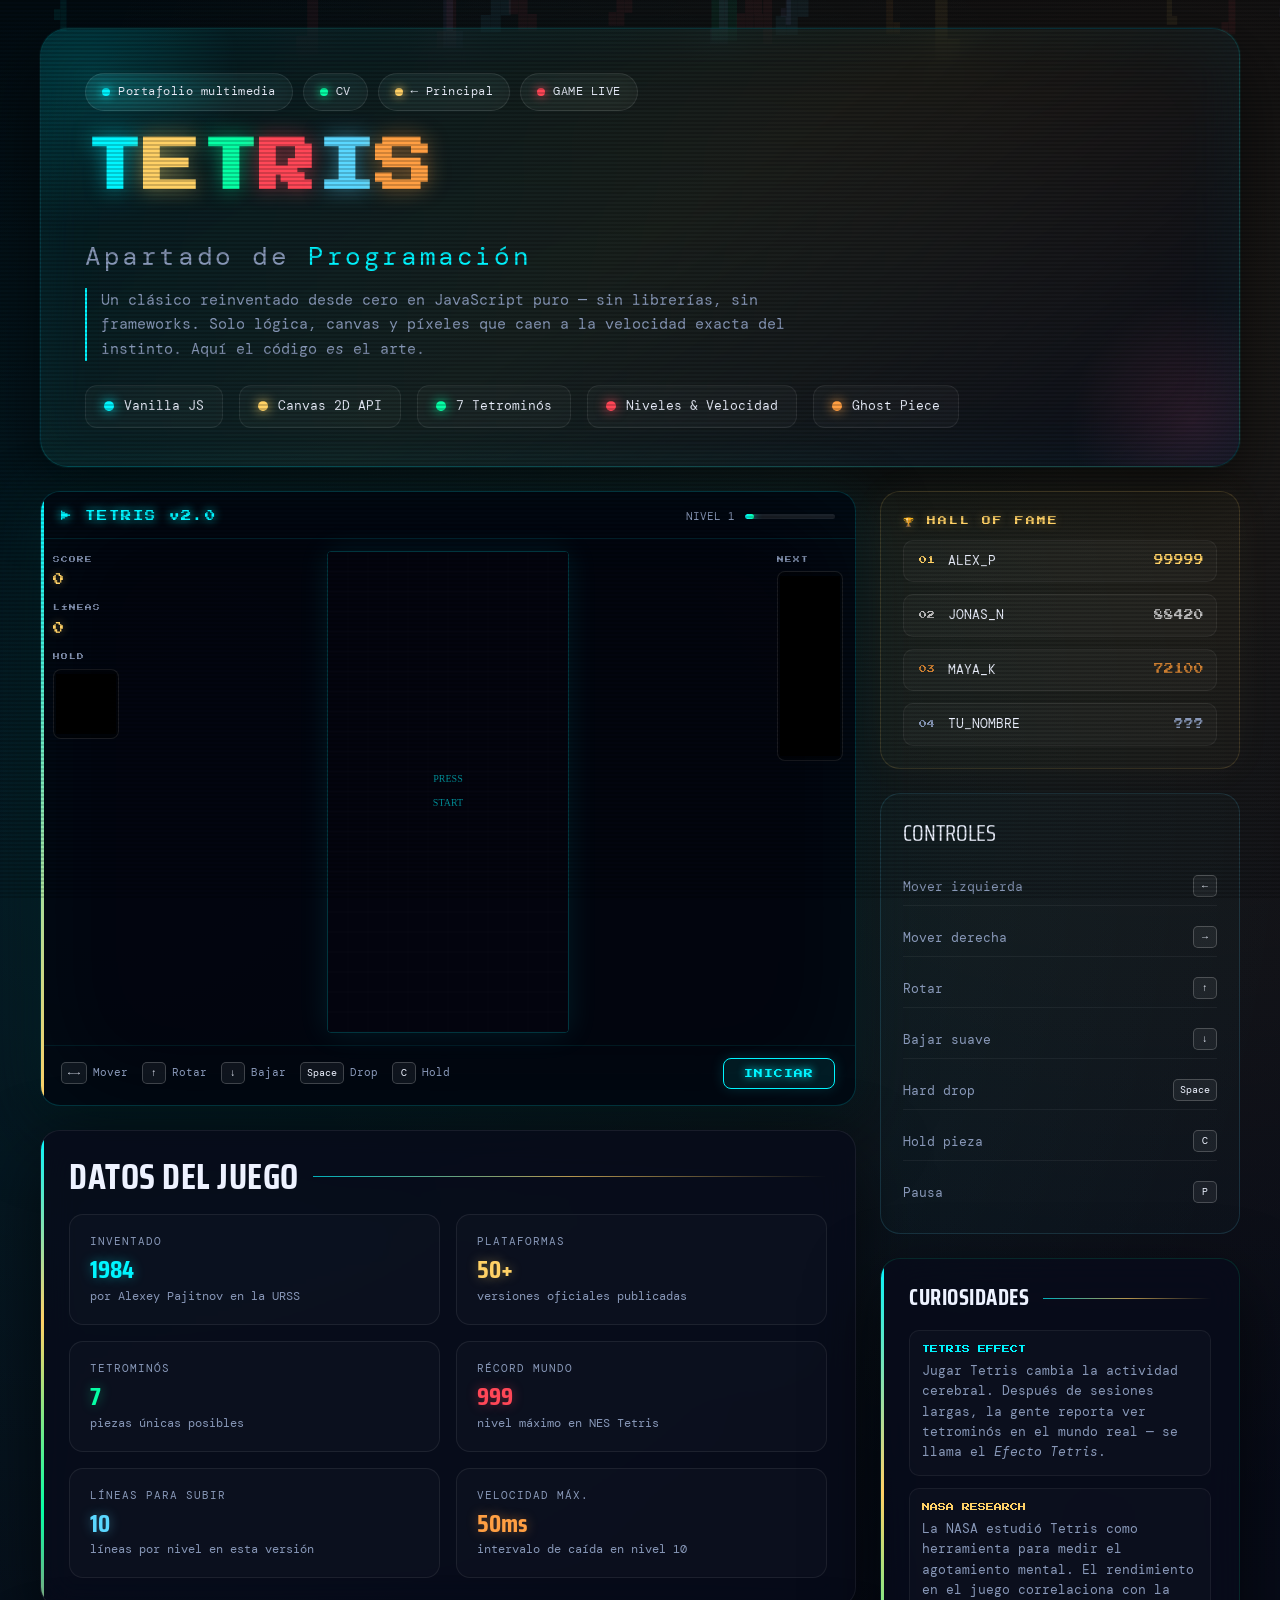
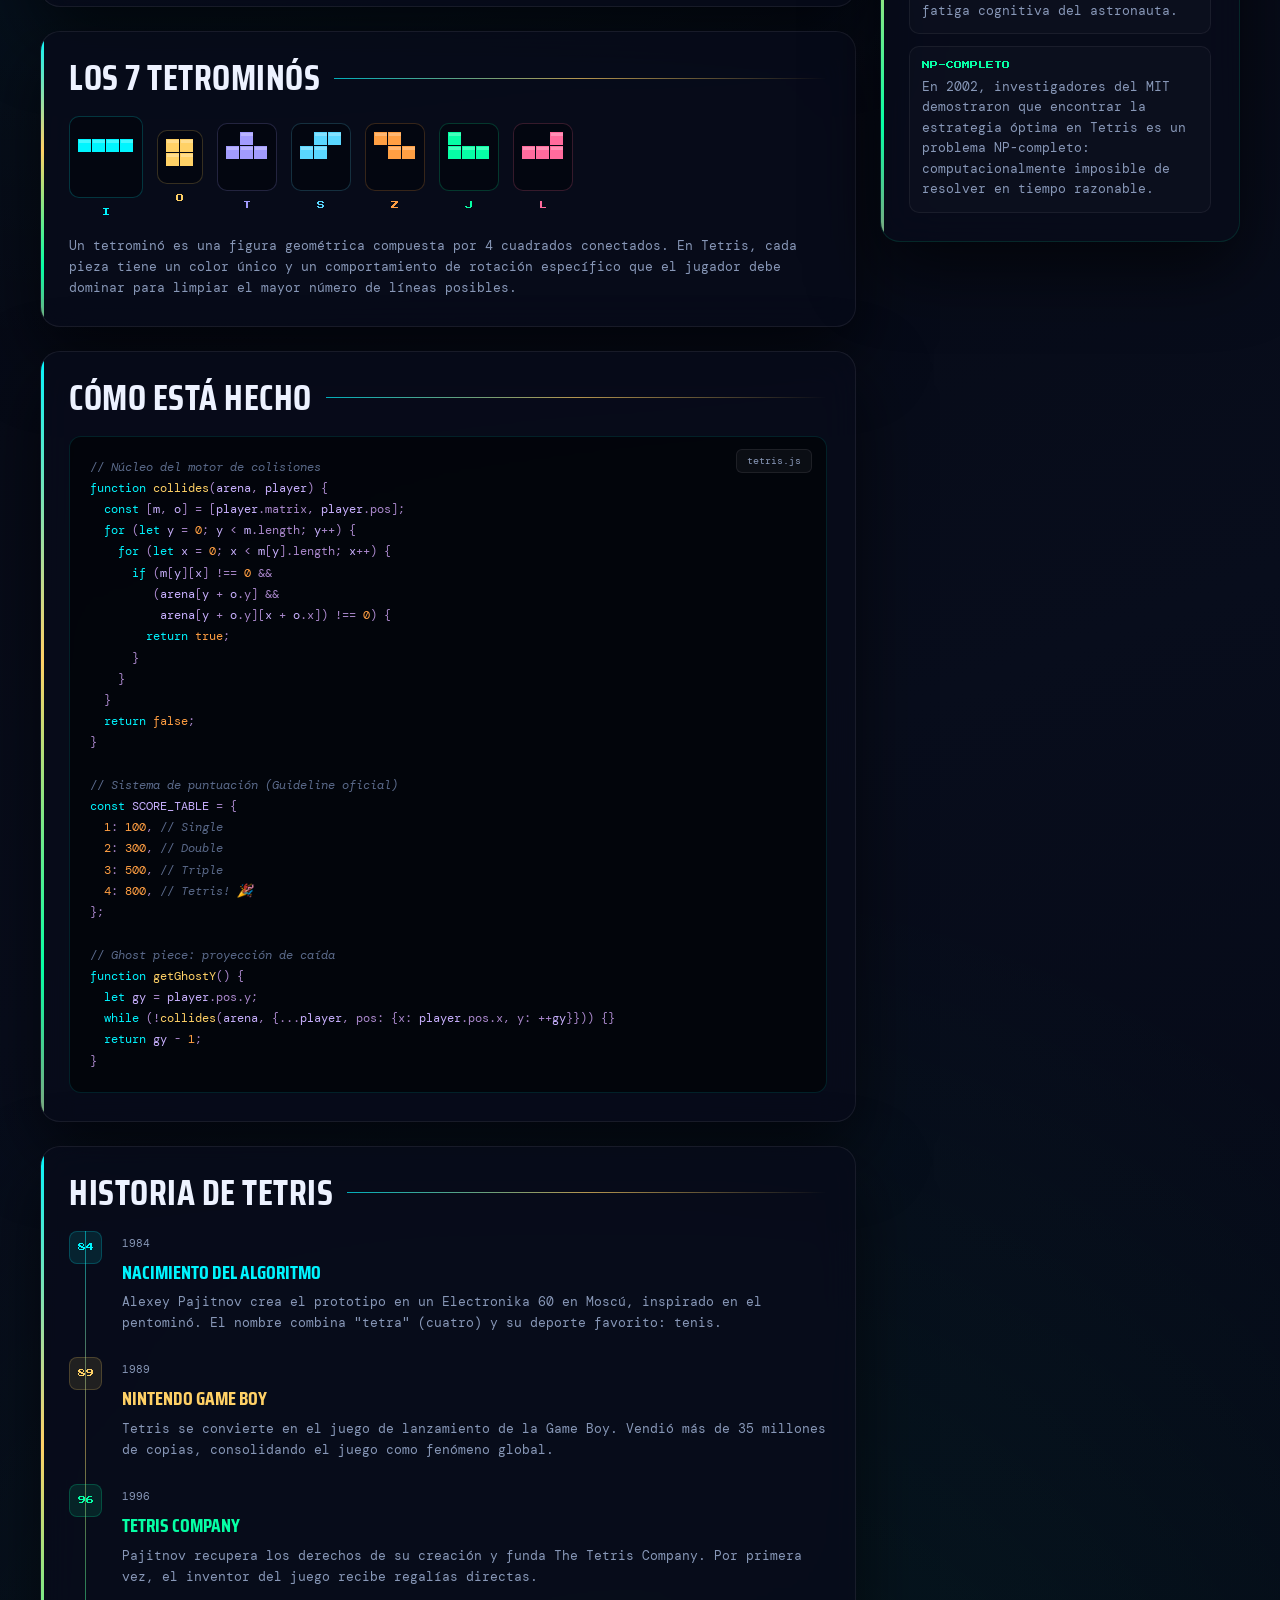
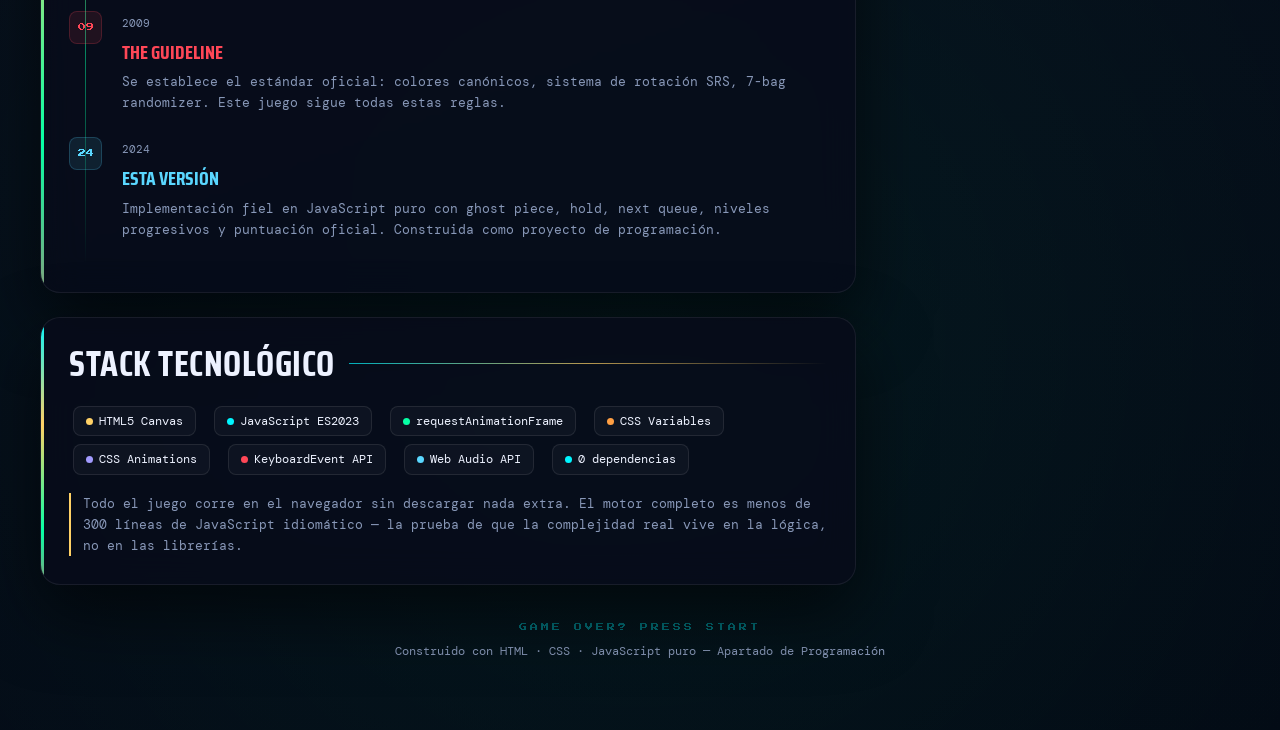
<file: detalle-web.html>
<!DOCTYPE html>
<html lang="es">
<head>
  <meta charset="UTF-8" />
  <meta name="viewport" content="width=device-width, initial-scale=1.0" />
  <title>TETRIS — Galería de Programación</title>

  <link rel="preconnect" href="https://fonts.googleapis.com">
  <link rel="preconnect" href="https://fonts.gstatic.com" crossorigin>
  <link href="https://fonts.googleapis.com/css2?family=Press+Start+2P&family=Saira+Condensed:wght@500;700;800&family=DM+Mono:wght@400;500&display=swap" rel="stylesheet">

  <style>
    :root {
      --bg-1: #03040a;
      --bg-2: #080d1c;
      --panel: rgba(8, 12, 26, 0.82);
      --line: rgba(255, 255, 255, 0.07);
      --text: #edf2ff;
      --muted: #8898b8;
      --accent:  #ffd166;
      --accent-2: #06ffa5;
      --accent-3: #5ad7ff;
      --accent-4: #ff6b9d;
      --shadow: 0 28px 70px rgba(0,0,0,.6);
      --radius: 20px;
      --cyan:  #00f5ff;
      --yellow: #ffd166;
      --green: #06ffa5;
      --red:   #ff4757;
      --blue:  #5ad7ff;
      --orange:#ff9f43;
      --purple:#a29bfe;
    }

    * { box-sizing: border-box; margin: 0; padding: 0; }

    html { scroll-behavior: smooth; }

    body {
      font-family: "DM Mono", monospace;
      color: var(--text);
      background:
        radial-gradient(circle at 10% 20%, rgba(0,245,255,.10) 0%, transparent 35%),
        radial-gradient(circle at 90% 10%, rgba(255,209,102,.10) 0%, transparent 30%),
        radial-gradient(circle at 50% 90%, rgba(6,255,165,.07) 0%, transparent 30%),
        linear-gradient(160deg, var(--bg-1) 0%, var(--bg-2) 60%, #030612 100%);
      min-height: 100vh;
      overflow-x: hidden;
      line-height: 1.6;
    }

    /* ── SCANLINES ── */
    body::before {
      content: "";
      position: fixed;
      inset: 0;
      pointer-events: none;
      background: repeating-linear-gradient(
        0deg,
        rgba(0,0,0,0) 0px,
        rgba(0,0,0,0) 2px,
        rgba(0,0,0,.18) 2px,
        rgba(0,0,0,.18) 4px
      );
      z-index: 9999;
    }

    /* ── FLOATING TETROMINO PARTICLES ── */
    .bg-particles {
      position: fixed;
      inset: 0;
      pointer-events: none;
      overflow: hidden;
      z-index: 0;
    }

    .particle {
      position: absolute;
      opacity: .07;
      animation: floatUp linear infinite;
    }

    @keyframes floatUp {
      0%   { transform: translateY(110vh) rotate(0deg); opacity: 0; }
      10%  { opacity: .08; }
      90%  { opacity: .08; }
      100% { transform: translateY(-10vh) rotate(360deg); opacity: 0; }
    }

    /* ── PAGE LAYOUT ── */
    .page {
      width: min(1200px, calc(100% - 32px));
      margin: 0 auto;
      padding: 28px 0 60px;
      position: relative;
      z-index: 1;
    }

    /* ── HERO ── */
    .hero {
      position: relative;
      overflow: hidden;
      border: 1px solid rgba(0,245,255,.18);
      border-radius: 28px;
      background: linear-gradient(145deg, rgba(0,245,255,.06), rgba(255,209,102,.04), rgba(8,12,26,.9));
      box-shadow: 0 0 0 1px rgba(0,245,255,.05), var(--shadow), 0 0 80px rgba(0,245,255,.06) inset;
      backdrop-filter: blur(20px);
      padding: 44px 44px 38px;
      margin-bottom: 24px;
    }

    .hero-glow-tl {
      position: absolute;
      width: 300px; height: 300px;
      top: -100px; left: -100px;
      background: radial-gradient(circle, rgba(0,245,255,.15) 0%, transparent 70%);
      pointer-events: none;
      animation: pulse 4s ease-in-out infinite;
    }

    .hero-glow-br {
      position: absolute;
      width: 250px; height: 250px;
      bottom: -80px; right: -80px;
      background: radial-gradient(circle, rgba(255,107,157,.12) 0%, transparent 70%);
      pointer-events: none;
      animation: pulse 4s ease-in-out infinite reverse;
    }

    @keyframes pulse {
      0%, 100% { transform: scale(1); opacity: 1; }
      50%       { transform: scale(1.15); opacity: .7; }
    }

    .badge-row {
      display: flex;
      flex-wrap: wrap;
      gap: 10px;
      margin-bottom: 22px;
      position: relative;
      z-index: 1;
    }

    .badge {
      display: inline-flex;
      align-items: center;
      gap: 8px;
      padding: 8px 16px;
      border-radius: 999px;
      border: 1px solid rgba(255,255,255,.10);
      background: rgba(255,255,255,.04);
      color: var(--text);
      font-size: .78rem;
      text-decoration: none;
      font-family: "DM Mono", monospace;
      letter-spacing: .5px;
      backdrop-filter: blur(10px);
      transition: all .3s;
    }

    .badge:hover {
      border-color: rgba(0,245,255,.4);
      background: rgba(0,245,255,.07);
      box-shadow: 0 0 18px rgba(0,245,255,.15);
    }

    .badge i {
      width: 8px; height: 8px;
      border-radius: 50%;
      display: inline-block;
      background: var(--cyan);
      box-shadow: 0 0 10px var(--cyan);
      animation: blink 1.8s ease-in-out infinite;
    }

    @keyframes blink {
      0%, 100% { opacity: 1; }
      50%       { opacity: .3; }
    }

    .hero h1 {
      font-family: "Press Start 2P", monospace;
      font-size: clamp(1.8rem, 4.5vw, 4.2rem);
      line-height: 1.2;
      margin-bottom: 16px;
      position: relative;
      z-index: 1;
    }

    .hero h1 .t1 { color: var(--cyan);   text-shadow: 0 0 20px rgba(0,245,255,.5); }
    .hero h1 .t2 { color: var(--yellow); text-shadow: 0 0 20px rgba(255,209,102,.5); }
    .hero h1 .t3 { color: var(--green);  text-shadow: 0 0 20px rgba(6,255,165,.5); }
    .hero h1 .t4 { color: var(--red);    text-shadow: 0 0 20px rgba(255,71,87,.5); }
    .hero h1 .t5 { color: var(--blue);   text-shadow: 0 0 20px rgba(90,215,255,.5); }
    .hero h1 .t6 { color: var(--orange); text-shadow: 0 0 20px rgba(255,159,67,.5); }

    .glitch {
      position: relative;
      display: inline-block;
    }

    .glitch::before,
    .glitch::after {
      content: attr(data-text);
      position: absolute;
      top: 0; left: 0;
      width: 100%;
    }

    .glitch::before {
      color: var(--red);
      clip: rect(0, 900px, 0, 0);
      animation: glitch1 3.5s infinite linear alternate-reverse;
    }

    .glitch::after {
      color: var(--cyan);
      clip: rect(0, 900px, 0, 0);
      animation: glitch2 3.5s infinite linear alternate-reverse;
    }

    @keyframes glitch1 {
      0%  { clip: rect(42px,9999px,44px,0); transform: translate(-2px); }
      20% { clip: rect(12px,9999px,59px,0); transform: translate(2px); }
      40% { clip: rect(75px,9999px,77px,0); transform: translate(-1px); }
      60% { clip: rect(30px,9999px,88px,0); transform: translate(1px); }
      80% { clip: rect(15px,9999px,20px,0); transform: translate(-2px); }
      100%{ clip: rect(50px,9999px,52px,0); transform: translate(0); }
    }

    @keyframes glitch2 {
      0%  { clip: rect(65px,9999px,66px,0); transform: translate(2px); }
      20% { clip: rect(20px,9999px,21px,0); transform: translate(-2px); }
      40% { clip: rect(5px, 9999px,6px, 0); transform: translate(1px); }
      60% { clip: rect(88px,9999px,89px,0); transform: translate(-1px); }
      80% { clip: rect(35px,9999px,36px,0); transform: translate(2px); }
      100%{ clip: rect(78px,9999px,79px,0); transform: translate(0); }
    }

    .hero-desc {
      color: var(--muted);
      font-size: .95rem;
      max-width: 720px;
      position: relative;
      z-index: 1;
      border-left: 2px solid var(--cyan);
      padding-left: 14px;
    }

    .stat-row {
      display: flex;
      flex-wrap: wrap;
      gap: 16px;
      margin-top: 24px;
      position: relative;
      z-index: 1;
    }

    .stat-chip {
      display: flex;
      align-items: center;
      gap: 10px;
      padding: 10px 18px;
      border-radius: 12px;
      border: 1px solid rgba(255,255,255,.08);
      background: rgba(255,255,255,.03);
      font-size: .8rem;
    }

    .stat-chip .dot {
      width: 10px; height: 10px;
      border-radius: 50%;
      box-shadow: 0 0 12px currentColor;
      flex-shrink: 0;
    }

    /* ── MAIN LAYOUT ── */
    .main-grid {
      display: grid;
      grid-template-columns: 1fr 360px;
      gap: 24px;
      align-items: start;
    }

    .left-col { display: grid; gap: 24px; }

    /* ── CARDS ── */
    .card {
      position: relative;
      border: 1px solid var(--line);
      border-radius: var(--radius);
      background: var(--panel);
      box-shadow: var(--shadow);
      overflow: hidden;
      backdrop-filter: blur(18px);
      transition: transform .3s ease, border-color .3s ease;
    }

    .card:hover {
      transform: translateY(-3px);
      border-color: rgba(0,245,255,.18);
    }

    .card::before {
      content: "";
      position: absolute;
      inset: 0 auto 0 0;
      width: 3px;
      background: linear-gradient(180deg, var(--cyan), var(--yellow), var(--green), var(--red), var(--blue), var(--orange));
      background-size: 100% 200%;
      animation: stripeAnim 4s linear infinite;
    }

    @keyframes stripeAnim {
      0%   { background-position: 0 0; }
      100% { background-position: 0 200%; }
    }

    .card-inner { padding: 28px; }

    .sec-title {
      display: flex;
      align-items: center;
      gap: 14px;
      margin-bottom: 20px;
    }

    .sec-title h2 {
      font-family: "Saira Condensed", sans-serif;
      font-size: clamp(1.6rem, 2.8vw, 2.4rem);
      text-transform: uppercase;
      letter-spacing: .5px;
      line-height: 1;
    }

    .glow-line {
      flex: 1;
      height: 1px;
      background: linear-gradient(90deg, var(--cyan), var(--yellow), transparent);
      opacity: .7;
    }

    /* ── GAME CONTAINER ── */
    .game-card {
      position: relative;
      border-radius: var(--radius);
      border: 1px solid rgba(0,245,255,.2);
      background: rgba(3,5,14,.95);
      box-shadow: 0 0 60px rgba(0,245,255,.08), var(--shadow), 0 0 120px rgba(0,245,255,.04) inset;
      overflow: hidden;
    }

    .game-card::before {
      content: "";
      position: absolute;
      inset: 0 auto 0 0;
      width: 3px;
      background: linear-gradient(180deg, var(--cyan), var(--yellow), var(--green), var(--red));
      background-size: 100% 300%;
      animation: stripeAnim 3s linear infinite;
    }

    .game-ui {
      display: flex;
      flex-direction: column;
      gap: 0;
    }

    .game-topbar {
      display: flex;
      align-items: center;
      justify-content: space-between;
      padding: 16px 20px 12px;
      border-bottom: 1px solid rgba(0,245,255,.1);
    }

    .game-title-badge {
      font-family: "Press Start 2P", monospace;
      font-size: .65rem;
      color: var(--cyan);
      text-shadow: 0 0 10px var(--cyan);
      letter-spacing: 2px;
    }

    .level-bar-wrap {
      display: flex;
      align-items: center;
      gap: 10px;
      font-size: .7rem;
      color: var(--muted);
    }

    .level-bar {
      width: 90px;
      height: 5px;
      border-radius: 999px;
      background: rgba(255,255,255,.1);
      overflow: hidden;
    }

    .level-bar-fill {
      height: 100%;
      background: linear-gradient(90deg, var(--cyan), var(--green));
      border-radius: 999px;
      transition: width .4s ease;
      box-shadow: 0 0 8px var(--cyan);
    }

    .game-body {
      display: flex;
      align-items: flex-start;
      gap: 0;
    }

    .game-side-left,
    .game-side-right {
      width: 90px;
      flex-shrink: 0;
      padding: 16px 12px;
      display: flex;
      flex-direction: column;
      gap: 14px;
    }

    .side-label {
      font-family: "Press Start 2P", monospace;
      font-size: .42rem;
      color: var(--muted);
      letter-spacing: 1px;
      margin-bottom: 6px;
    }

    .side-value {
      font-family: "Press Start 2P", monospace;
      font-size: .7rem;
      color: var(--yellow);
      text-shadow: 0 0 8px rgba(255,209,102,.4);
    }

    .mini-canvas-wrap {
      border: 1px solid rgba(255,255,255,.1);
      border-radius: 8px;
      background: rgba(0,0,0,.4);
      overflow: hidden;
      display: flex;
      align-items: center;
      justify-content: center;
      padding: 4px;
    }

    .game-center {
      flex: 1;
      display: flex;
      justify-content: center;
      padding: 12px 0;
    }

    #tetris-canvas {
      display: block;
      border: 1px solid rgba(0,245,255,.2);
      border-radius: 4px;
      box-shadow: 0 0 30px rgba(0,245,255,.1), inset 0 0 20px rgba(0,0,0,.5);
      image-rendering: pixelated;
    }

    .game-controls-bar {
      display: flex;
      align-items: center;
      justify-content: space-between;
      padding: 12px 20px 16px;
      border-top: 1px solid rgba(0,245,255,.08);
      gap: 12px;
      flex-wrap: wrap;
    }

    .ctrl-hint {
      display: flex;
      align-items: center;
      gap: 6px;
      font-size: .68rem;
      color: var(--muted);
    }

    .key {
      display: inline-flex;
      align-items: center;
      justify-content: center;
      min-width: 24px;
      height: 22px;
      padding: 0 6px;
      border-radius: 5px;
      border: 1px solid rgba(255,255,255,.2);
      background: rgba(255,255,255,.06);
      font-family: "DM Mono", monospace;
      font-size: .62rem;
      color: var(--text);
    }

    .btn-start {
      font-family: "Press Start 2P", monospace;
      font-size: .55rem;
      padding: 10px 20px;
      border-radius: 8px;
      border: 1px solid var(--cyan);
      background: rgba(0,245,255,.08);
      color: var(--cyan);
      cursor: pointer;
      text-shadow: 0 0 8px var(--cyan);
      box-shadow: 0 0 14px rgba(0,245,255,.15);
      transition: all .25s;
      letter-spacing: 1px;
    }

    .btn-start:hover {
      background: rgba(0,245,255,.18);
      box-shadow: 0 0 25px rgba(0,245,255,.35);
    }

    /* ── INFO CARDS ── */
    .info-grid {
      display: grid;
      grid-template-columns: 1fr 1fr;
      gap: 16px;
    }

    .info-chip {
      padding: 18px 20px;
      border-radius: 14px;
      border: 1px solid rgba(255,255,255,.07);
      background: rgba(255,255,255,.02);
      transition: all .3s;
      position: relative;
      overflow: hidden;
    }

    .info-chip::after {
      content: "";
      position: absolute;
      inset: 0;
      opacity: 0;
      transition: opacity .3s;
    }

    .info-chip:hover::after { opacity: 1; }

    .info-chip.c-cyan   { --ic: var(--cyan); }
    .info-chip.c-yellow { --ic: var(--yellow); }
    .info-chip.c-green  { --ic: var(--green); }
    .info-chip.c-red    { --ic: var(--red); }
    .info-chip.c-blue   { --ic: var(--blue); }
    .info-chip.c-orange { --ic: var(--orange); }
    .info-chip.c-purple { --ic: var(--purple); }

    .info-chip:hover {
      border-color: rgba(255,255,255,.14);
      box-shadow: 0 0 20px color-mix(in srgb, var(--ic) 15%, transparent);
    }

    .ic-label {
      font-size: .7rem;
      color: var(--muted);
      margin-bottom: 6px;
      text-transform: uppercase;
      letter-spacing: 1px;
    }

    .ic-value {
      font-family: "Saira Condensed", sans-serif;
      font-size: 1.6rem;
      font-weight: 700;
      color: var(--ic);
      text-shadow: 0 0 12px color-mix(in srgb, var(--ic) 40%, transparent);
      line-height: 1;
      margin-bottom: 4px;
    }

    .ic-desc {
      font-size: .75rem;
      color: var(--muted);
    }

    /* ── CODE SNIPPET ── */
    .code-block {
      background: rgba(0,0,0,.55);
      border: 1px solid rgba(0,245,255,.12);
      border-radius: 12px;
      padding: 20px;
      font-family: "DM Mono", monospace;
      font-size: .78rem;
      line-height: 1.7;
      color: #a8c;
      overflow-x: auto;
      position: relative;
    }

    .code-block .kw  { color: var(--cyan); }
    .code-block .fn  { color: var(--yellow); }
    .code-block .str { color: var(--green); }
    .code-block .num { color: var(--orange); }
    .code-block .cmt { color: #5a6a8a; font-style: italic; }
    .code-block .var { color: #c9b1ff; }

    .code-tag {
      position: absolute;
      top: 12px;
      right: 14px;
      font-size: .6rem;
      color: var(--muted);
      background: rgba(255,255,255,.04);
      border: 1px solid rgba(255,255,255,.08);
      padding: 3px 10px;
      border-radius: 6px;
    }

    /* ── TETROMINO SHOWCASE ── */
    .pieces-grid {
      display: flex;
      flex-wrap: wrap;
      gap: 14px;
      align-items: center;
    }

    .piece-item {
      display: flex;
      flex-direction: column;
      align-items: center;
      gap: 8px;
    }

    .piece-canvas-wrap {
      border-radius: 10px;
      border: 1px solid rgba(255,255,255,.08);
      background: rgba(0,0,0,.35);
      padding: 8px;
      transition: all .3s;
      cursor: pointer;
    }

    .piece-canvas-wrap:hover {
      transform: scale(1.12) rotate(5deg);
      box-shadow: 0 0 20px rgba(255,255,255,.1);
    }

    .piece-name {
      font-family: "Press Start 2P", monospace;
      font-size: .5rem;
      color: var(--muted);
    }

    /* ── TIMELINE ── */
    .timeline {
      position: relative;
      display: flex;
      flex-direction: column;
      gap: 0;
    }

    .timeline::before {
      content: "";
      position: absolute;
      left: 16px;
      top: 0; bottom: 0;
      width: 1px;
      background: linear-gradient(180deg, var(--cyan), var(--yellow), var(--green), transparent);
      opacity: .5;
    }

    .tl-item {
      display: flex;
      gap: 20px;
      padding: 0 0 24px 0;
      position: relative;
    }

    .tl-dot {
      width: 33px;
      height: 33px;
      border-radius: 8px;
      flex-shrink: 0;
      display: flex;
      align-items: center;
      justify-content: center;
      font-family: "Press Start 2P", monospace;
      font-size: .5rem;
      border: 1px solid rgba(255,255,255,.1);
      position: relative;
      z-index: 1;
    }

    .tl-content { padding-top: 4px; }

    .tl-year {
      font-size: .7rem;
      color: var(--muted);
      margin-bottom: 4px;
    }

    .tl-title {
      font-family: "Saira Condensed", sans-serif;
      font-size: 1.2rem;
      font-weight: 700;
      text-transform: uppercase;
      margin-bottom: 4px;
    }

    .tl-text {
      font-size: .82rem;
      color: var(--muted);
    }

    /* ── SIDE PANEL ── */
    .side-panel { display: flex; flex-direction: column; gap: 24px; }

    /* ── SCORE BOARD ── */
    .scoreboard {
      padding: 22px;
      border-radius: var(--radius);
      border: 1px solid rgba(255,209,102,.15);
      background: rgba(255,209,102,.03);
      box-shadow: 0 0 40px rgba(255,209,102,.04);
      display: flex;
      flex-direction: column;
      gap: 12px;
    }

    .sb-title {
      font-family: "Press Start 2P", monospace;
      font-size: .55rem;
      color: var(--yellow);
      letter-spacing: 2px;
      text-shadow: 0 0 10px rgba(255,209,102,.4);
    }

    .sb-row {
      display: flex;
      align-items: center;
      justify-content: space-between;
      padding: 10px 12px;
      border-radius: 10px;
      background: rgba(255,255,255,.03);
      border: 1px solid rgba(255,255,255,.06);
      gap: 10px;
    }

    .sb-rank {
      font-family: "Press Start 2P", monospace;
      font-size: .5rem;
      width: 22px;
      text-align: center;
    }

    .sb-name {
      flex: 1;
      font-size: .8rem;
      color: var(--text);
    }

    .sb-score {
      font-family: "Press Start 2P", monospace;
      font-size: .6rem;
    }

    /* ── CONTROLS CARD ── */
    .controls-card {
      padding: 22px;
      border-radius: var(--radius);
      border: 1px solid rgba(90,215,255,.15);
      background: rgba(90,215,255,.02);
      display: flex;
      flex-direction: column;
      gap: 12px;
    }

    .ctrl-row {
      display: flex;
      align-items: center;
      justify-content: space-between;
      padding: 8px 0;
      border-bottom: 1px solid rgba(255,255,255,.05);
      font-size: .82rem;
    }

    .ctrl-row:last-child { border-bottom: none; }

    .ctrl-action { color: var(--muted); }

    .ctrl-keys { display: flex; gap: 6px; align-items: center; }

    /* ── TECH TAGS ── */
    .tag {
      display: inline-flex;
      align-items: center;
      gap: 6px;
      padding: 5px 12px;
      border-radius: 8px;
      border: 1px solid rgba(255,255,255,.09);
      background: rgba(255,255,255,.03);
      font-size: .73rem;
      color: var(--text);
      margin: 4px;
      transition: all .25s;
    }

    .tag:hover {
      background: rgba(0,245,255,.07);
      border-color: rgba(0,245,255,.25);
    }

    .tag-dot {
      width: 7px; height: 7px;
      border-radius: 50%;
    }

    /* ── FOOTER ── */
    .footer {
      margin-top: 28px;
      text-align: center;
      color: var(--muted);
      font-size: .78rem;
      padding: 8px 0;
    }

    .footer .f-title {
      font-family: "Press Start 2P", monospace;
      font-size: .5rem;
      letter-spacing: 3px;
      color: rgba(0,245,255,.4);
      margin-bottom: 8px;
    }

    /* ── ANIMATIONS ── */
    .animate-in {
      opacity: 0;
      transform: translateY(24px);
      animation: slideUp .6s ease forwards;
    }

    @keyframes slideUp {
      to { opacity: 1; transform: translateY(0); }
    }

    .animate-in:nth-child(1) { animation-delay: .05s; }
    .animate-in:nth-child(2) { animation-delay: .15s; }
    .animate-in:nth-child(3) { animation-delay: .25s; }
    .animate-in:nth-child(4) { animation-delay: .35s; }

    /* Line clear flash overlay */
    #flash-overlay {
      position: fixed;
      inset: 0;
      pointer-events: none;
      z-index: 9998;
      opacity: 0;
      background: rgba(0,245,255,.12);
      transition: opacity .1s;
    }

    /* Score pop */
    .score-pop {
      position: fixed;
      font-family: "Press Start 2P", monospace;
      font-size: 1rem;
      color: var(--yellow);
      text-shadow: 0 0 20px rgba(255,209,102,.8);
      pointer-events: none;
      z-index: 9997;
      animation: popUp 1s ease forwards;
    }

    @keyframes popUp {
      0%   { opacity: 1; transform: translateY(0) scale(1); }
      100% { opacity: 0; transform: translateY(-80px) scale(1.4); }
    }

    /* Responsive */
    @media (max-width: 960px) {
      .main-grid {
        grid-template-columns: 1fr;
      }
      .side-panel {
        display: grid;
        grid-template-columns: 1fr 1fr;
        gap: 16px;
      }
    }

    @media (max-width: 600px) {
      .hero { padding: 24px 20px; }
      .card-inner { padding: 20px; }
      .info-grid { grid-template-columns: 1fr; }
      .side-panel { grid-template-columns: 1fr; }
      .game-side-left, .game-side-right { width: 72px; padding: 12px 8px; }
    }
  </style>
</head>
<body>

<!-- Flash overlay for line clears -->
<div id="flash-overlay"></div>

<!-- Floating bg particles -->
<div class="bg-particles" id="bgParticles"></div>

<main class="page">

  <!-- ── HERO ── -->
  <section class="hero animate-in">
    <div class="hero-glow-tl"></div>
    <div class="hero-glow-br"></div>

    <div class="badge-row">
      <a href="#" class="badge"><i></i> Portafolio multimedia</a>
      <a href="cv.html" class="badge"><i style="background:var(--green);box-shadow:0 0 10px var(--green);"></i> CV</a>
      <a href="index.html" class="badge"><i style="background:var(--yellow);box-shadow:0 0 10px var(--yellow);"></i> ← Principal</a>
      <span class="badge"><i style="background:var(--red);box-shadow:0 0 10px var(--red);animation:blink .7s ease-in-out infinite;"></i> GAME LIVE</span>
    </div>

    <h1>
      <span class="glitch" data-text="TETRIS">
        <span class="t1">T</span><span class="t2">E</span><span class="t3">T</span><span class="t4">R</span><span class="t5">I</span><span class="t6">S</span>
      </span>
      <br>
      <span style="font-size:.45em;color:var(--muted);font-family:'DM Mono',monospace;text-transform:none;font-weight:400;letter-spacing:.1em;">
        Apartado de <span style="color:var(--cyan)">Programación</span>
      </span>
    </h1>

    <p class="hero-desc">
      Un clásico reinventado desde cero en JavaScript puro &mdash; sin librerías, sin frameworks.
      Solo lógica, canvas y píxeles que caen a la velocidad exacta del instinto.
      Aquí el código <em>es</em> el arte.
    </p>

    <div class="stat-row">
      <div class="stat-chip">
        <div class="dot" style="color:var(--cyan);background:var(--cyan);"></div>
        <span>Vanilla JS</span>
      </div>
      <div class="stat-chip">
        <div class="dot" style="color:var(--yellow);background:var(--yellow);"></div>
        <span>Canvas 2D API</span>
      </div>
      <div class="stat-chip">
        <div class="dot" style="color:var(--green);background:var(--green);"></div>
        <span>7 Tetrominós</span>
      </div>
      <div class="stat-chip">
        <div class="dot" style="color:var(--red);background:var(--red);"></div>
        <span>Niveles & Velocidad</span>
      </div>
      <div class="stat-chip">
        <div class="dot" style="color:var(--orange);background:var(--orange);"></div>
        <span>Ghost Piece</span>
      </div>
    </div>
  </section>

  <!-- ── MAIN GRID ── -->
  <div class="main-grid">
    <div class="left-col">

      <!-- ── GAME ── -->
      <div class="game-card animate-in">
        <div class="game-ui">
          <div class="game-topbar">
            <span class="game-title-badge">▶ TETRIS v2.0</span>
            <div class="level-bar-wrap">
              <span>NIVEL <span id="disp-level">1</span></span>
              <div class="level-bar">
                <div class="level-bar-fill" id="level-bar-fill" style="width:10%"></div>
              </div>
            </div>
          </div>

          <div class="game-body">
            <!-- LEFT SIDE -->
            <div class="game-side-left">
              <div>
                <div class="side-label">SCORE</div>
                <div class="side-value" id="disp-score">0</div>
              </div>
              <div>
                <div class="side-label">LÍNEAS</div>
                <div class="side-value" id="disp-lines">0</div>
              </div>
              <div>
                <div class="side-label">HOLD</div>
                <div class="mini-canvas-wrap">
                  <canvas id="hold-canvas" width="60" height="60"></canvas>
                </div>
              </div>
            </div>

            <!-- CANVAS -->
            <div class="game-center">
              <canvas id="tetris-canvas" width="240" height="480"></canvas>
            </div>

            <!-- RIGHT SIDE -->
            <div class="game-side-right">
              <div>
                <div class="side-label">NEXT</div>
                <div class="mini-canvas-wrap">
                  <canvas id="next-canvas" width="60" height="180"></canvas>
                </div>
              </div>
            </div>
          </div>

          <div class="game-controls-bar">
            <div style="display:flex;gap:14px;flex-wrap:wrap;">
              <div class="ctrl-hint"><span class="key">←→</span> Mover</div>
              <div class="ctrl-hint"><span class="key">↑</span> Rotar</div>
              <div class="ctrl-hint"><span class="key">↓</span> Bajar</div>
              <div class="ctrl-hint"><span class="key">Space</span> Drop</div>
              <div class="ctrl-hint"><span class="key">C</span> Hold</div>
            </div>
            <button class="btn-start" id="btn-start" onclick="gameStart()">INICIAR</button>
          </div>
        </div>
      </div>

      <!-- ── STATS ── -->
      <div class="card animate-in">
        <div class="card-inner">
          <div class="sec-title">
            <h2>Datos del Juego</h2>
            <div class="glow-line"></div>
          </div>
          <div class="info-grid">
            <div class="info-chip c-cyan">
              <div class="ic-label">Inventado</div>
              <div class="ic-value">1984</div>
              <div class="ic-desc">por Alexey Pajitnov en la URSS</div>
            </div>
            <div class="info-chip c-yellow">
              <div class="ic-label">Plataformas</div>
              <div class="ic-value">50+</div>
              <div class="ic-desc">versiones oficiales publicadas</div>
            </div>
            <div class="info-chip c-green">
              <div class="ic-label">Tetrominós</div>
              <div class="ic-value">7</div>
              <div class="ic-desc">piezas únicas posibles</div>
            </div>
            <div class="info-chip c-red">
              <div class="ic-label">Récord mundo</div>
              <div class="ic-value">999</div>
              <div class="ic-desc">nivel máximo en NES Tetris</div>
            </div>
            <div class="info-chip c-blue">
              <div class="ic-label">Líneas para subir</div>
              <div class="ic-value">10</div>
              <div class="ic-desc">líneas por nivel en esta versión</div>
            </div>
            <div class="info-chip c-orange">
              <div class="ic-label">Velocidad máx.</div>
              <div class="ic-value">50ms</div>
              <div class="ic-desc">intervalo de caída en nivel 10</div>
            </div>
          </div>
        </div>
      </div>

      <!-- ── TETROMINOES SHOWCASE ── -->
      <div class="card animate-in">
        <div class="card-inner">
          <div class="sec-title">
            <h2>Los 7 Tetrominós</h2>
            <div class="glow-line"></div>
          </div>
          <div class="pieces-grid" id="pieces-showcase"></div>
          <p style="margin-top:16px;color:var(--muted);font-size:.82rem;">
            Un tetrominó es una figura geométrica compuesta por 4 cuadrados conectados.
            En Tetris, cada pieza tiene un color único y un comportamiento de rotación específico
            que el jugador debe dominar para limpiar el mayor número de líneas posibles.
          </p>
        </div>
      </div>

      <!-- ── CODE SNIPPET ── -->
      <div class="card animate-in">
        <div class="card-inner">
          <div class="sec-title">
            <h2>Cómo está hecho</h2>
            <div class="glow-line"></div>
          </div>
          <div class="code-block">
            <span class="code-tag">tetris.js</span>
            <span class="cmt">// Núcleo del motor de colisiones</span><br>
            <span class="kw">function</span> <span class="fn">collides</span>(<span class="var">arena</span>, <span class="var">player</span>) {<br>
            &nbsp;&nbsp;<span class="kw">const</span> [<span class="var">m</span>, <span class="var">o</span>] = [<span class="var">player</span>.matrix, <span class="var">player</span>.pos];<br>
            &nbsp;&nbsp;<span class="kw">for</span> (<span class="kw">let</span> <span class="var">y</span> = <span class="num">0</span>; <span class="var">y</span> &lt; <span class="var">m</span>.length; <span class="var">y</span>++) {<br>
            &nbsp;&nbsp;&nbsp;&nbsp;<span class="kw">for</span> (<span class="kw">let</span> <span class="var">x</span> = <span class="num">0</span>; <span class="var">x</span> &lt; <span class="var">m</span>[<span class="var">y</span>].length; <span class="var">x</span>++) {<br>
            &nbsp;&nbsp;&nbsp;&nbsp;&nbsp;&nbsp;<span class="kw">if</span> (<span class="var">m</span>[<span class="var">y</span>][<span class="var">x</span>] !== <span class="num">0</span> &&<br>
            &nbsp;&nbsp;&nbsp;&nbsp;&nbsp;&nbsp;&nbsp;&nbsp;&nbsp;(<span class="var">arena</span>[<span class="var">y</span> + <span class="var">o</span>.y] &&<br>
            &nbsp;&nbsp;&nbsp;&nbsp;&nbsp;&nbsp;&nbsp;&nbsp;&nbsp;&nbsp;<span class="var">arena</span>[<span class="var">y</span> + <span class="var">o</span>.y][<span class="var">x</span> + <span class="var">o</span>.x]) !== <span class="num">0</span>) {<br>
            &nbsp;&nbsp;&nbsp;&nbsp;&nbsp;&nbsp;&nbsp;&nbsp;<span class="kw">return</span> <span class="num">true</span>;<br>
            &nbsp;&nbsp;&nbsp;&nbsp;&nbsp;&nbsp;}<br>
            &nbsp;&nbsp;&nbsp;&nbsp;}<br>
            &nbsp;&nbsp;}<br>
            &nbsp;&nbsp;<span class="kw">return</span> <span class="num">false</span>;<br>
            }<br><br>
            <span class="cmt">// Sistema de puntuación (Guideline oficial)</span><br>
            <span class="kw">const</span> <span class="var">SCORE_TABLE</span> = {<br>
            &nbsp;&nbsp;<span class="num">1</span>: <span class="num">100</span>,  <span class="cmt">// Single</span><br>
            &nbsp;&nbsp;<span class="num">2</span>: <span class="num">300</span>,  <span class="cmt">// Double</span><br>
            &nbsp;&nbsp;<span class="num">3</span>: <span class="num">500</span>,  <span class="cmt">// Triple</span><br>
            &nbsp;&nbsp;<span class="num">4</span>: <span class="num">800</span>,  <span class="cmt">// Tetris! 🎉</span><br>
            };<br><br>
            <span class="cmt">// Ghost piece: proyección de caída</span><br>
            <span class="kw">function</span> <span class="fn">getGhostY</span>() {<br>
            &nbsp;&nbsp;<span class="kw">let</span> <span class="var">gy</span> = <span class="var">player</span>.pos.y;<br>
            &nbsp;&nbsp;<span class="kw">while</span> (!<span class="fn">collides</span>(<span class="var">arena</span>, {...<span class="var">player</span>, pos: {x: <span class="var">player</span>.pos.x, y: ++<span class="var">gy</span>}})) {}<br>
            &nbsp;&nbsp;<span class="kw">return</span> <span class="var">gy</span> - <span class="num">1</span>;<br>
            }
          </div>
        </div>
      </div>

      <!-- ── HISTORY TIMELINE ── -->
      <div class="card animate-in">
        <div class="card-inner">
          <div class="sec-title">
            <h2>Historia de Tetris</h2>
            <div class="glow-line"></div>
          </div>
          <div class="timeline">
            <div class="tl-item">
              <div class="tl-dot" style="background:rgba(0,245,255,.1);color:var(--cyan);border-color:rgba(0,245,255,.2);">84</div>
              <div class="tl-content">
                <div class="tl-year">1984</div>
                <div class="tl-title" style="color:var(--cyan)">Nacimiento del Algoritmo</div>
                <div class="tl-text">Alexey Pajitnov crea el prototipo en un Electronika 60 en Moscú, inspirado en el pentominó. El nombre combina "tetra" (cuatro) y su deporte favorito: tenis.</div>
              </div>
            </div>
            <div class="tl-item">
              <div class="tl-dot" style="background:rgba(255,209,102,.1);color:var(--yellow);border-color:rgba(255,209,102,.2);">89</div>
              <div class="tl-content">
                <div class="tl-year">1989</div>
                <div class="tl-title" style="color:var(--yellow)">Nintendo Game Boy</div>
                <div class="tl-text">Tetris se convierte en el juego de lanzamiento de la Game Boy. Vendió más de 35 millones de copias, consolidando el juego como fenómeno global.</div>
              </div>
            </div>
            <div class="tl-item">
              <div class="tl-dot" style="background:rgba(6,255,165,.1);color:var(--green);border-color:rgba(6,255,165,.2);">96</div>
              <div class="tl-content">
                <div class="tl-year">1996</div>
                <div class="tl-title" style="color:var(--green)">Tetris Company</div>
                <div class="tl-text">Pajitnov recupera los derechos de su creación y funda The Tetris Company. Por primera vez, el inventor del juego recibe regalías directas.</div>
              </div>
            </div>
            <div class="tl-item">
              <div class="tl-dot" style="background:rgba(255,71,87,.1);color:var(--red);border-color:rgba(255,71,87,.2);">09</div>
              <div class="tl-content">
                <div class="tl-year">2009</div>
                <div class="tl-title" style="color:var(--red)">The Guideline</div>
                <div class="tl-text">Se establece el estándar oficial: colores canónicos, sistema de rotación SRS, 7-bag randomizer. Este juego sigue todas estas reglas.</div>
              </div>
            </div>
            <div class="tl-item">
              <div class="tl-dot" style="background:rgba(90,215,255,.1);color:var(--blue);border-color:rgba(90,215,255,.2);">24</div>
              <div class="tl-content">
                <div class="tl-year">2024</div>
                <div class="tl-title" style="color:var(--blue)">Esta Versión</div>
                <div class="tl-text">Implementación fiel en JavaScript puro con ghost piece, hold, next queue, niveles progresivos y puntuación oficial. Construida como proyecto de programación.</div>
              </div>
            </div>
          </div>
        </div>
      </div>

      <!-- ── TECH STACK ── -->
      <div class="card animate-in">
        <div class="card-inner">
          <div class="sec-title">
            <h2>Stack Tecnológico</h2>
            <div class="glow-line"></div>
          </div>
          <div style="margin-bottom:14px">
            <span class="tag"><span class="tag-dot" style="background:var(--yellow)"></span>HTML5 Canvas</span>
            <span class="tag"><span class="tag-dot" style="background:var(--cyan)"></span>JavaScript ES2023</span>
            <span class="tag"><span class="tag-dot" style="background:var(--green)"></span>requestAnimationFrame</span>
            <span class="tag"><span class="tag-dot" style="background:var(--orange)"></span>CSS Variables</span>
            <span class="tag"><span class="tag-dot" style="background:var(--purple)"></span>CSS Animations</span>
            <span class="tag"><span class="tag-dot" style="background:var(--red)"></span>KeyboardEvent API</span>
            <span class="tag"><span class="tag-dot" style="background:var(--blue)"></span>Web Audio API</span>
            <span class="tag"><span class="tag-dot" style="background:var(--cyan)"></span>0 dependencias</span>
          </div>
          <p style="color:var(--muted);font-size:.82rem;border-left:2px solid var(--yellow);padding-left:12px;">
            Todo el juego corre en el navegador sin descargar nada extra.
            El motor completo es menos de 300 líneas de JavaScript idiomático
            &mdash; la prueba de que la complejidad real vive en la lógica, no en las librerías.
          </p>
        </div>
      </div>

    </div><!-- /left-col -->

    <!-- ── SIDE PANEL ── -->
    <div class="side-panel">

      <!-- SCOREBOARD -->
      <div class="scoreboard animate-in">
        <div class="sb-title">🏆 HALL OF FAME</div>
        <div class="sb-row">
          <span class="sb-rank" style="color:var(--yellow)">01</span>
          <span class="sb-name">ALEX_P</span>
          <span class="sb-score" style="color:var(--yellow)">99999</span>
        </div>
        <div class="sb-row">
          <span class="sb-rank" style="color:#c0c0c0">02</span>
          <span class="sb-name">JONAS_N</span>
          <span class="sb-score" style="color:#c0c0c0">88420</span>
        </div>
        <div class="sb-row">
          <span class="sb-rank" style="color:#cd7f32">03</span>
          <span class="sb-name">MAYA_K</span>
          <span class="sb-score" style="color:#cd7f32">72100</span>
        </div>
        <div class="sb-row">
          <span class="sb-rank" style="color:var(--muted)">04</span>
          <span class="sb-name">TU_NOMBRE</span>
          <span class="sb-score" style="color:var(--muted)">???</span>
        </div>
        <div class="sb-row" id="player-best-row" style="display:none">
          <span class="sb-rank" style="color:var(--cyan)">★</span>
          <span class="sb-name">TÚ</span>
          <span class="sb-score" style="color:var(--cyan)" id="player-best">0</span>
        </div>
      </div>

      <!-- CONTROLS -->
      <div class="controls-card animate-in">
        <div style="font-family:'Saira Condensed',sans-serif;font-size:1.4rem;text-transform:uppercase;margin-bottom:4px;color:var(--text)">Controles</div>
        <div class="ctrl-row">
          <span class="ctrl-action">Mover izquierda</span>
          <div class="ctrl-keys"><span class="key">←</span></div>
        </div>
        <div class="ctrl-row">
          <span class="ctrl-action">Mover derecha</span>
          <div class="ctrl-keys"><span class="key">→</span></div>
        </div>
        <div class="ctrl-row">
          <span class="ctrl-action">Rotar</span>
          <div class="ctrl-keys"><span class="key">↑</span></div>
        </div>
        <div class="ctrl-row">
          <span class="ctrl-action">Bajar suave</span>
          <div class="ctrl-keys"><span class="key">↓</span></div>
        </div>
        <div class="ctrl-row">
          <span class="ctrl-action">Hard drop</span>
          <div class="ctrl-keys"><span class="key">Space</span></div>
        </div>
        <div class="ctrl-row">
          <span class="ctrl-action">Hold pieza</span>
          <div class="ctrl-keys"><span class="key">C</span></div>
        </div>
        <div class="ctrl-row">
          <span class="ctrl-action">Pausa</span>
          <div class="ctrl-keys"><span class="key">P</span></div>
        </div>
      </div>

      <!-- CURIOSIDADES -->
      <div class="card animate-in" style="border-color:rgba(6,255,165,.12)">
        <div class="card-inner">
          <div class="sec-title">
            <h2 style="font-size:1.4rem;">Curiosidades</h2>
            <div class="glow-line"></div>
          </div>
          <div style="display:flex;flex-direction:column;gap:12px;">
            <div style="padding:12px;border-radius:10px;border:1px solid rgba(255,255,255,.06);background:rgba(255,255,255,.02);font-size:.8rem;color:var(--muted)">
              <span style="color:var(--cyan);font-family:'Press Start 2P',monospace;font-size:.5rem;display:block;margin-bottom:5px;">TETRIS EFFECT</span>
              Jugar Tetris cambia la actividad cerebral. Después de sesiones largas, la gente reporta ver tetrominós en el mundo real &mdash; se llama el <em>Efecto Tetris</em>.
            </div>
            <div style="padding:12px;border-radius:10px;border:1px solid rgba(255,255,255,.06);background:rgba(255,255,255,.02);font-size:.8rem;color:var(--muted)">
              <span style="color:var(--yellow);font-family:'Press Start 2P',monospace;font-size:.5rem;display:block;margin-bottom:5px;">NASA RESEARCH</span>
              La NASA estudió Tetris como herramienta para medir el agotamiento mental. El rendimiento en el juego correlaciona con la fatiga cognitiva del astronauta.
            </div>
            <div style="padding:12px;border-radius:10px;border:1px solid rgba(255,255,255,.06);background:rgba(255,255,255,.02);font-size:.8rem;color:var(--muted)">
              <span style="color:var(--green);font-family:'Press Start 2P',monospace;font-size:.5rem;display:block;margin-bottom:5px;">NP-COMPLETO</span>
              En 2002, investigadores del MIT demostraron que encontrar la estrategia óptima en Tetris es un problema NP-completo: computacionalmente imposible de resolver en tiempo razonable.
            </div>
          </div>
        </div>
      </div>

    </div><!-- /side-panel -->
  </div><!-- /main-grid -->

  <footer class="footer">
    <div class="f-title">GAME OVER? PRESS START</div>
    <p>Construido con HTML · CSS · JavaScript puro &mdash; Apartado de Programación</p>
  </footer>

</main>

<script>
/* ─────────────────────────────────────────────
   BACKGROUND PARTICLES
───────────────────────────────────────────── */
(function spawnParticles() {
  const container = document.getElementById('bgParticles');
  const shapes = [
    '██\n██',           // O
    '█\n█\n██',         // J
    ' █\n █\n██',       // L
    '████',             // I
    ' ██\n██',          // S
    '██\n ██',          // Z
    ' █\n██\n █',       // T
  ];
  const colors = ['#00f5ff','#ffd166','#06ffa5','#ff4757','#5ad7ff','#ff9f43','#a29bfe'];

  for (let i = 0; i < 18; i++) {
    const el = document.createElement('pre');
    el.className = 'particle';
    el.textContent = shapes[Math.floor(Math.random() * shapes.length)];
    el.style.cssText = `
      left: ${Math.random() * 100}%;
      font-size: ${Math.random() * 14 + 8}px;
      color: ${colors[Math.floor(Math.random() * colors.length)]};
      animation-duration: ${Math.random() * 22 + 14}s;
      animation-delay: ${Math.random() * -20}s;
      line-height: 1;
      font-family: monospace;
    `;
    container.appendChild(el);
  }
})();

/* ─────────────────────────────────────────────
   TETRIS ENGINE
───────────────────────────────────────────── */
const COLORS = [
  null,
  '#00f5ff', // I – cyan
  '#ffd166', // O – yellow
  '#a29bfe', // T – purple
  '#5ad7ff', // S – blue
  '#ff9f43', // Z – orange
  '#06ffa5', // J – green
  '#ff6b9d', // L – pink
];

const PIECES = {
  I: [[0,0,0,0],[1,1,1,1],[0,0,0,0],[0,0,0,0]],
  O: [[2,2],[2,2]],
  T: [[0,3,0],[3,3,3],[0,0,0]],
  S: [[0,4,4],[4,4,0],[0,0,0]],
  Z: [[5,5,0],[0,5,5],[0,0,0]],
  J: [[6,0,0],[6,6,6],[0,0,0]],
  L: [[0,0,7],[7,7,7],[0,0,0]],
};

const SCORE_TABLE = { 1: 100, 2: 300, 3: 500, 4: 800 };
const COLS = 12, ROWS = 24;
const BLOCK = 20;

const canvas      = document.getElementById('tetris-canvas');
const ctx         = canvas.getContext('2d');
const nextCanvas  = document.getElementById('next-canvas');
const nextCtx     = nextCanvas.getContext('2d');
const holdCanvas  = document.getElementById('hold-canvas');
const holdCtx     = holdCanvas.getContext('2d');

canvas.width  = COLS * BLOCK;
canvas.height = ROWS * BLOCK;

let arena, player, bag, nextBag, holdPiece, holdUsed;
let score, lines, level, running, paused;
let dropCounter, dropInterval, lastTime, animId;
let playerBest = 0;

function createMatrix(w, h) {
  return Array.from({length: h}, () => new Array(w).fill(0));
}

function newBag() {
  const keys = Object.keys(PIECES);
  for (let i = keys.length - 1; i > 0; i--) {
    const j = Math.floor(Math.random() * (i + 1));
    [keys[i], keys[j]] = [keys[j], keys[i]];
  }
  return keys.map(k => PIECES[k].map(r => [...r]));
}

function nextPieceFromBag() {
  if (!bag || bag.length === 0) { bag = nextBag; nextBag = newBag(); }
  return bag.shift();
}

function peekNext(n) {
  const combined = [...(bag || []), ...(nextBag || [])];
  return combined.slice(0, n);
}

function initGame() {
  arena      = createMatrix(COLS, ROWS);
  bag        = newBag();
  nextBag    = newBag();
  holdPiece  = null;
  holdUsed   = false;
  score      = 0;
  lines      = 0;
  level      = 1;
  running    = true;
  paused     = false;
  dropCounter   = 0;
  dropInterval  = 800;
  lastTime      = 0;

  player = {
    pos: {x: 0, y: 0},
    matrix: null,
  };
  spawnPiece();
  updateHUD();
}

function spawnPiece() {
  player.matrix = nextPieceFromBag();
  player.pos.y = 0;
  player.pos.x = Math.floor(COLS / 2) - Math.floor(player.matrix[0].length / 2);
  holdUsed = false;

  if (collides(arena, player)) {
    gameOver();
  }
}

function collides(arena, player) {
  const m = player.matrix, o = player.pos;
  for (let y = 0; y < m.length; y++) {
    for (let x = 0; x < m[y].length; x++) {
      if (m[y][x] !== 0) {
        const ny = y + o.y, nx = x + o.x;
        if (ny < 0 || ny >= ROWS || nx < 0 || nx >= COLS) return true;
        if (arena[ny][nx] !== 0) return true;
      }
    }
  }
  return false;
}

function merge() {
  player.matrix.forEach((row, y) => {
    row.forEach((val, x) => {
      if (val !== 0) arena[y + player.pos.y][x + player.pos.x] = val;
    });
  });
}

function rotate(matrix, dir) {
  const n = matrix.length;
  const result = Array.from({length: n}, (_, i) =>
    Array.from({length: n}, (_, j) =>
      dir > 0 ? matrix[n - 1 - j][i] : matrix[j][n - 1 - i]
    )
  );
  return result;
}

function playerRotate(dir) {
  const orig = player.matrix;
  player.matrix = rotate(player.matrix, dir);
  const kicks = [0, -1, 1, -2, 2];
  for (const kick of kicks) {
    player.pos.x += kick;
    if (!collides(arena, player)) return;
    player.pos.x -= kick;
  }
  player.matrix = orig;
}

function playerMove(dir) {
  player.pos.x += dir;
  if (collides(arena, player)) player.pos.x -= dir;
}

function playerDrop() {
  player.pos.y++;
  if (collides(arena, player)) {
    player.pos.y--;
    merge();
    sweepArena();
    spawnPiece();
  }
  dropCounter = 0;
}

function hardDrop() {
  while (!collides(arena, {...player, pos:{x:player.pos.x, y:player.pos.y+1}})) {
    player.pos.y++;
    score += 2;
  }
  playerDrop();
}

function holdAction() {
  if (holdUsed) return;
  const current = player.matrix;
  if (holdPiece) {
    player.matrix = holdPiece;
    player.pos.x = Math.floor(COLS / 2) - Math.floor(player.matrix[0].length / 2);
    player.pos.y = 0;
  } else {
    spawnPiece();
  }
  holdPiece = current;
  holdUsed = true;
  drawHold();
}

function getGhostY() {
  let gy = player.pos.y;
  while (!collides(arena, {...player, pos:{x:player.pos.x, y:gy+1}})) gy++;
  return gy;
}

function sweepArena() {
  let cleared = 0;
  for (let y = ROWS - 1; y >= 0; y--) {
    if (arena[y].every(v => v !== 0)) {
      arena.splice(y, 1);
      arena.unshift(new Array(COLS).fill(0));
      cleared++;
      y++;
    }
  }
  if (cleared > 0) {
    const pts = (SCORE_TABLE[cleared] || 100) * level;
    score += pts;
    lines += cleared;
    level = Math.floor(lines / 10) + 1;
    dropInterval = Math.max(50, 800 - (level - 1) * 75);
    flashScreen();
    showScorePop(pts, cleared);
    updateHUD();
  }
}

function flashScreen() {
  const overlay = document.getElementById('flash-overlay');
  overlay.style.opacity = '1';
  setTimeout(() => { overlay.style.opacity = '0'; }, 120);
}

function showScorePop(pts, lines) {
  const labels = ['','SINGLE!','DOUBLE!','TRIPLE!','TETRIS!!!'];
  const el = document.createElement('div');
  el.className = 'score-pop';
  el.textContent = `+${pts} ${labels[lines] || ''}`;
  el.style.left = (canvas.getBoundingClientRect().left + canvas.width/2 - 60) + 'px';
  el.style.top  = (canvas.getBoundingClientRect().top + canvas.height/2) + 'px';
  document.body.appendChild(el);
  setTimeout(() => el.remove(), 1000);
}

function updateHUD() {
  document.getElementById('disp-score').textContent = score.toLocaleString();
  document.getElementById('disp-lines').textContent = lines;
  document.getElementById('disp-level').textContent = level;
  const pct = ((lines % 10) / 10) * 100;
  document.getElementById('level-bar-fill').style.width = pct + '%';

  if (score > playerBest) {
    playerBest = score;
    document.getElementById('player-best').textContent = playerBest.toLocaleString();
    document.getElementById('player-best-row').style.display = 'flex';
  }
}

/* ── DRAWING ── */
function drawMatrix(context, matrix, offset, alpha = 1) {
  const bs = 20;
  matrix.forEach((row, y) => {
    row.forEach((val, x) => {
      if (val !== 0) {
        const px = (x + offset.x) * bs;
        const py = (y + offset.y) * bs;
        const color = COLORS[val];

        context.globalAlpha = alpha;
        context.fillStyle = color;
        context.fillRect(px, py, bs, bs);

        // Shine
        context.fillStyle = 'rgba(255,255,255,0.18)';
        context.fillRect(px + 2, py + 2, bs - 4, 4);

        // Shadow
        context.fillStyle = 'rgba(0,0,0,0.3)';
        context.fillRect(px, py + bs - 3, bs, 3);
        context.fillRect(px + bs - 3, py, 3, bs);

        // Border
        context.strokeStyle = 'rgba(0,0,0,0.5)';
        context.lineWidth = 1;
        context.strokeRect(px + .5, py + .5, bs - 1, bs - 1);

        context.globalAlpha = 1;
      }
    });
  });
}

function drawGrid() {
  ctx.strokeStyle = 'rgba(255,255,255,0.04)';
  ctx.lineWidth = .5;
  for (let x = 0; x <= COLS; x++) {
    ctx.beginPath(); ctx.moveTo(x * BLOCK, 0); ctx.lineTo(x * BLOCK, ROWS * BLOCK); ctx.stroke();
  }
  for (let y = 0; y <= ROWS; y++) {
    ctx.beginPath(); ctx.moveTo(0, y * BLOCK); ctx.lineTo(COLS * BLOCK, y * BLOCK); ctx.stroke();
  }
}

function draw() {
  ctx.fillStyle = '#03040e';
  ctx.fillRect(0, 0, canvas.width, canvas.height);
  drawGrid();
  drawMatrix(ctx, arena, {x:0, y:0});

  // Ghost piece
  if (player.matrix && running) {
    const ghostY = getGhostY();
    ctx.globalAlpha = 0.2;
    drawMatrix(ctx, player.matrix, {x:player.pos.x, y:ghostY});
    ctx.globalAlpha = 1;
    drawMatrix(ctx, player.matrix, player.pos);
  }

  drawNext();
}

function drawNext() {
  nextCtx.fillStyle = '#000';
  nextCtx.fillRect(0, 0, nextCanvas.width, nextCanvas.height);

  const peeked = peekNext(3);
  peeked.forEach((mat, i) => {
    const offX = Math.floor((3 - mat[0].length) / 2);
    const offY = i * 4 + Math.floor((3 - mat.length) / 2);
    const miniBlock = 12;
    mat.forEach((row, ry) => {
      row.forEach((val, rx) => {
        if (val !== 0) {
          const px = (offX + rx) * miniBlock + 6;
          const py = (offY + ry) * miniBlock + 4;
          nextCtx.fillStyle = COLORS[val];
          nextCtx.fillRect(px, py, miniBlock - 1, miniBlock - 1);
          nextCtx.fillStyle = 'rgba(255,255,255,0.2)';
          nextCtx.fillRect(px + 1, py + 1, miniBlock - 2, 2);
        }
      });
    });
  });
}

function drawHold() {
  holdCtx.fillStyle = '#000';
  holdCtx.fillRect(0, 0, holdCanvas.width, holdCanvas.height);
  if (!holdPiece) return;
  const miniBlock = 12;
  const offX = Math.floor((5 - holdPiece[0].length) / 2);
  const offY = Math.floor((5 - holdPiece.length) / 2);
  holdPiece.forEach((row, ry) => {
    row.forEach((val, rx) => {
      if (val !== 0) {
        const px = (offX + rx) * miniBlock + 2;
        const py = (offY + ry) * miniBlock + 2;
        holdCtx.fillStyle = holdUsed ? '#333' : COLORS[val];
        holdCtx.fillRect(px, py, miniBlock - 1, miniBlock - 1);
      }
    });
  });
}

/* ── GAME LOOP ── */
function gameLoop(time = 0) {
  if (!running || paused) { animId = requestAnimationFrame(gameLoop); return; }
  const dt = time - lastTime;
  lastTime = time;
  dropCounter += dt;
  if (dropCounter >= dropInterval) playerDrop();
  draw();
  animId = requestAnimationFrame(gameLoop);
}

function gameStart() {
  if (animId) cancelAnimationFrame(animId);
  initGame();
  document.getElementById('btn-start').textContent = 'REINICIAR';
  animId = requestAnimationFrame(gameLoop);
}

function gameOver() {
  running = false;
  // Flash arena red
  ctx.fillStyle = 'rgba(255,71,87,0.3)';
  ctx.fillRect(0, 0, canvas.width, canvas.height);
  ctx.fillStyle = '#ff4757';
  ctx.font = 'bold 14px "Press Start 2P"';
  ctx.textAlign = 'center';
  ctx.fillText('GAME', canvas.width/2, canvas.height/2 - 16);
  ctx.fillText('OVER', canvas.width/2, canvas.height/2 + 8);
  ctx.font = '8px "Press Start 2P"';
  ctx.fillStyle = '#ffd166';
  ctx.fillText('SCORE: ' + score, canvas.width/2, canvas.height/2 + 34);
}

/* ── CONTROLS ── */
let keys = {};
document.addEventListener('keydown', e => {
  if (e.key === 'ArrowLeft')  { e.preventDefault(); playerMove(-1); }
  if (e.key === 'ArrowRight') { e.preventDefault(); playerMove(1); }
  if (e.key === 'ArrowDown')  { e.preventDefault(); playerDrop(); }
  if (e.key === 'ArrowUp')    { e.preventDefault(); playerRotate(1); }
  if (e.key === ' ')          { e.preventDefault(); hardDrop(); }
  if (e.key === 'c' || e.key === 'C') holdAction();
  if (e.key === 'p' || e.key === 'P') {
    paused = !paused;
    if (!paused) { lastTime = performance.now(); }
  }
});

/* ── PIECES SHOWCASE ── */
(function renderPiecesShowcase() {
  const container = document.getElementById('pieces-showcase');
  const PIECE_NAMES = ['I','O','T','S','Z','J','L'];
  const SHOWCASE_COLORS = {
    I:'#00f5ff', O:'#ffd166', T:'#a29bfe', S:'#5ad7ff',
    Z:'#ff9f43', J:'#06ffa5', L:'#ff6b9d',
  };

  PIECE_NAMES.forEach(name => {
    const mat = PIECES[name].map(r => [...r]);
    const cols = mat[0].length, rows = mat.length;
    const bs = 14;
    const cw = cols * bs, ch = rows * bs;

    const wrap = document.createElement('div');
    wrap.className = 'piece-item';

    const canvasWrap = document.createElement('div');
    canvasWrap.className = 'piece-canvas-wrap';
    canvasWrap.style.borderColor = SHOWCASE_COLORS[name] + '33';

    const c = document.createElement('canvas');
    c.width = cw; c.height = ch;
    const cx = c.getContext('2d');

    mat.forEach((row, y) => {
      row.forEach((val, x) => {
        if (val !== 0) {
          cx.fillStyle = SHOWCASE_COLORS[name];
          cx.fillRect(x * bs, y * bs, bs - 1, bs - 1);
          cx.fillStyle = 'rgba(255,255,255,.25)';
          cx.fillRect(x * bs + 1, y * bs + 1, bs - 2, 3);
        }
      });
    });

    canvasWrap.appendChild(c);
    const label = document.createElement('span');
    label.className = 'piece-name';
    label.textContent = name;
    label.style.color = SHOWCASE_COLORS[name];

    wrap.appendChild(canvasWrap);
    wrap.appendChild(label);
    container.appendChild(wrap);
  });
})();

/* ── INITIAL DRAW ── */
(function initialDraw() {
  ctx.fillStyle = '#03040e';
  ctx.fillRect(0, 0, canvas.width, canvas.height);
  // Draw grid
  ctx.strokeStyle = 'rgba(255,255,255,0.04)';
  ctx.lineWidth = .5;
  for (let x = 0; x <= COLS; x++) {
    ctx.beginPath(); ctx.moveTo(x * BLOCK, 0); ctx.lineTo(x * BLOCK, ROWS * BLOCK); ctx.stroke();
  }
  for (let y = 0; y <= ROWS; y++) {
    ctx.beginPath(); ctx.moveTo(0, y * BLOCK); ctx.lineTo(COLS * BLOCK, y * BLOCK); ctx.stroke();
  }
  ctx.fillStyle = 'rgba(0,245,255,0.6)';
  ctx.font = '10px "Press Start 2P"';
  ctx.textAlign = 'center';
  ctx.fillText('PRESS', canvas.width/2, canvas.height/2 - 10);
  ctx.fillText('START', canvas.width/2, canvas.height/2 + 14);

  nextCtx.fillStyle = '#000';
  nextCtx.fillRect(0, 0, nextCanvas.width, nextCanvas.height);
  holdCtx.fillStyle = '#000';
  holdCtx.fillRect(0, 0, holdCanvas.width, holdCanvas.height);
})();
</script>
</body>
</html>
</file>
<file: css/style.css>
/* ============================================================
   ESTILO CYBERPUNK / ARCADE — index.html
   Basado en la estética de detalle-web.html
   ============================================================ */

@import url('https://fonts.googleapis.com/css2?family=Space+Grotesk:wght@300;400;500;600;700&family=Space+Mono:wght@400;700&display=swap');

:root {
  --bg-dark:       #05070c;
  --card-bg:       rgba(8, 12, 24, 0.85);
  --text:          #eef5ff;
  --muted:         #8a9ac0;
  --accent-cyan:   #00f5ff;
  --accent-magenta:#ff2d95;
  --accent-yellow: #ffd166;
  --accent-green:  #06ffa5;
  --accent-purple: #a29bfe;
  --border-glow:   rgba(0, 245, 255, 0.25);
  --shadow-glow:   0 0 15px rgba(0, 245, 255, 0.3);
}

*, *::before, *::after {
  box-sizing: border-box;
  margin: 0;
  padding: 0;
}

html {
  scroll-behavior: smooth;
}

body {
  background: radial-gradient(circle at 20% 30%, #0a0e1a, #020408);
  color: var(--text);
  font-family: 'Space Grotesk', sans-serif;
  font-size: 16px;
  line-height: 1.6;
  overflow-x: hidden;
  position: relative;
}

/* Fondo con partículas sutiles (como en Tetris) */
body::before {
  content: "";
  position: fixed;
  inset: 0;
  pointer-events: none;
  background-image: 
    repeating-linear-gradient(45deg, rgba(0,245,255,0.02) 0px, rgba(0,245,255,0.02) 2px, transparent 2px, transparent 8px),
    radial-gradient(circle at 70% 20%, rgba(255,45,149,0.08) 0%, transparent 40%);
  z-index: 0;
}

img {
  max-width: 100%;
  display: block;
}

ul {
  list-style: none;
}

a {
  color: var(--accent-cyan);
  text-decoration: none;
  transition: all 0.2s ease;
}

a:hover {
  color: var(--accent-magenta);
  text-shadow: 0 0 6px var(--accent-magenta);
}

/* === GRID mínimo (reemplaza Bootstrap) === */
.row {
  display: flex;
  flex-wrap: wrap;
  margin: 0 -12px;
}
.row > * {
  padding: 0 12px;
  width: 100%;
}
.col-md-4, .col-md-5, .col-md-6, .col-md-7, .col-lg-4, .col-lg-12 {
  width: 100%;
}
@media (min-width: 768px) {
  .col-md-4 { width: 33.333%; }
  .col-md-5 { width: 41.666%; }
  .col-md-6 { width: 50%; }
  .col-md-7 { width: 58.333%; }
}
@media (min-width: 992px) {
  .col-lg-4  { width: 33.333%; }
  .col-lg-12 { width: 100%; }
}

/* helpers */
.mt-3 { margin-top: 1rem; }
.mt-4 { margin-top: 1.5rem; }
.mb-3 { margin-bottom: 1rem; }
.align-items-center { align-items: center; }
.text-center { text-align: center; }
.img-fluid { max-width: 100%; height: auto; }
.rounded { border-radius: 8px; }
.rounded-circle { border-radius: 50%; }
.d-flex { display: flex; }
.justify-content-between { justify-content: space-between; }

/* === LAYOUT PRINCIPAL (sidebar + content) === */
.wrapper {
  max-width: 1280px;
  margin: 0 auto;
  position: relative;
  z-index: 1;
}

.sidebar {
  width: 100%;
  background: rgba(3, 5, 12, 0.8);
  backdrop-filter: blur(12px);
  border-bottom: 1px solid var(--border-glow);
}

.content {
  width: 100%;
  padding: 20px;
  background: transparent;
}

@media (min-width: 992px) {
  .wrapper {
    display: flex;
    min-height: 100vh;
  }
  .sidebar {
    width: 260px;
    flex-shrink: 0;
    position: sticky;
    top: 0;
    height: 100vh;
    border-right: 1px solid var(--border-glow);
    border-bottom: none;
    overflow-y: auto;
  }
  .content {
    flex: 1;
    padding: 30px;
    overflow-y: auto;
  }
  .sidebar-header,
  .sidebar-footer {
    display: block !important;
  }
}

/* === SIDEBAR HEADER === */
.sidebar-header {
  padding: 2rem 1rem 1rem;
  text-align: center;
}
.sidebar-header img {
  width: 140px;
  height: 140px;
  object-fit: cover;
  margin: 0 auto;
  border: 2px solid var(--accent-cyan);
  box-shadow: 0 0 20px var(--accent-cyan);
}
.sidebar-header, .sidebar-footer {
  display: none;
}

/* === NAVEGACIÓN LATERAL === */
.sidenav {
  padding: 1rem;
}
.sidenav-toggle {
  display: flex;
  align-items: center;
  justify-content: space-between;
  width: 100%;
  background: rgba(0, 245, 255, 0.1);
  border: 1px solid var(--accent-cyan);
  padding: 0.75rem 1rem;
  color: var(--accent-cyan);
  font-family: 'Space Mono', monospace;
  font-weight: bold;
  cursor: pointer;
  text-transform: uppercase;
  letter-spacing: 1px;
}
.sidenav-toggle svg {
  transition: transform 0.3s;
}
.sidenav-toggle.open svg {
  transform: rotate(180deg);
}
.sidenav-links {
  display: none;
  flex-direction: column;
  background: rgba(0, 0, 0, 0.6);
  backdrop-filter: blur(8px);
  margin-top: 0.5rem;
  border: 1px solid rgba(0, 245, 255, 0.2);
}
.sidenav-links.open {
  display: flex;
}
@media (min-width: 992px) {
  .sidenav-toggle {
    display: none;
  }
  .sidenav-links {
    display: flex !important;
    background: transparent;
    backdrop-filter: none;
    border: none;
  }
}
.sidenav-links a {
  display: block;
  padding: 0.7rem 1rem;
  color: var(--muted);
  font-family: 'Space Mono', monospace;
  font-size: 0.85rem;
  text-transform: uppercase;
  border-left: 3px solid transparent;
  transition: all 0.2s;
}
.sidenav-links a:hover,
.sidenav-links a.active {
  color: var(--accent-cyan);
  border-left-color: var(--accent-cyan);
  text-shadow: 0 0 6px var(--accent-cyan);
  background: rgba(0, 245, 255, 0.05);
}

.sidebar-footer {
  text-align: center;
  padding: 1.5rem 1rem;
}
.sidebar-footer a {
  display: inline-block;
  margin: 0 0.5rem;
  font-size: 1.3rem;
  color: var(--muted);
}
.sidebar-footer a:hover {
  color: var(--accent-cyan);
  text-shadow: 0 0 6px var(--accent-cyan);
}

/* === HEADER (Hero) === */
.header {
  min-height: 280px;
  background: linear-gradient(135deg, rgba(0, 245, 255, 0.05), rgba(255, 45, 149, 0.02));
  border: 1px solid var(--border-glow);
  border-radius: 16px;
  margin-bottom: 1.5rem;
  padding: 3rem 2rem;
  position: relative;
  overflow: hidden;
  backdrop-filter: blur(4px);
}
.header::before {
  content: "";
  position: absolute;
  inset: 0;
  background: radial-gradient(ellipse 60% 80% at 70% 30%, rgba(0, 245, 255, 0.1), transparent);
  pointer-events: none;
}
.content-inner {
  position: relative;
  z-index: 1;
}
.header .content-inner p {
  font-family: 'Space Mono', monospace;
  font-size: 0.8rem;
  letter-spacing: 2px;
  color: var(--accent-cyan);
  text-transform: uppercase;
}
.header .content-inner h1 {
  font-size: clamp(2rem, 5vw, 3.5rem);
  font-weight: 700;
  background: linear-gradient(135deg, #fff, var(--accent-cyan));
  -webkit-background-clip: text;
  background-clip: text;
  color: transparent;
  margin-bottom: 1rem;
}
.typed-text-display {
  font-family: 'Space Mono', monospace;
  font-size: clamp(0.9rem, 2.5vw, 1.1rem);
  color: var(--accent-magenta);
  text-shadow: 0 0 4px var(--accent-magenta);
  min-height: 2.5em;
}
.typed-text {
  display: none;
}

/* === BOTONES === */
.large-btn {
  background: rgba(0, 245, 255, 0.05);
  border: 1px solid var(--border-glow);
  border-radius: 12px;
  padding: 1.5rem 2rem;
  margin-bottom: 1.5rem;
}
.large-btn .content-inner {
  display: flex;
  gap: 1rem;
  flex-wrap: wrap;
}
.btn {
  display: inline-flex;
  align-items: center;
  gap: 0.5rem;
  padding: 0.7rem 1.5rem;
  font-family: 'Space Mono', monospace;
  font-weight: bold;
  font-size: 0.85rem;
  text-transform: uppercase;
  border-radius: 4px;
  cursor: pointer;
  transition: all 0.2s;
  border: 1px solid transparent;
}
.btn-primary {
  background: var(--accent-cyan);
  color: #000;
  border-color: var(--accent-cyan);
  box-shadow: 0 0 12px var(--accent-cyan);
}
.btn-primary:hover {
  background: transparent;
  color: var(--accent-cyan);
  box-shadow: none;
}
.btn-secondary {
  background: transparent;
  border-color: var(--accent-magenta);
  color: var(--accent-magenta);
}
.btn-secondary:hover {
  background: var(--accent-magenta);
  color: #000;
  box-shadow: 0 0 12px var(--accent-magenta);
}

/* === SECCIONES COMUNES === */
.about, .education, .experience, .service,
.portfolio, .review, .contact {
  padding: 2.5rem 2rem;
  border-bottom: 1px solid rgba(0, 245, 255, 0.1);
}
.content-header {
  margin-bottom: 1.5rem;
}
.content-header h2 {
  font-size: 1.8rem;
  font-weight: 700;
  background: linear-gradient(135deg, var(--accent-cyan), var(--accent-purple));
  -webkit-background-clip: text;
  background-clip: text;
  color: transparent;
  display: inline-block;
  border-bottom: 2px solid var(--accent-cyan);
  padding-bottom: 0.3rem;
  letter-spacing: -0.5px;
}

/* === TARJETAS (Educación, Experiencia, Servicios) === */
.edu-col, .exp-col, .srv-col {
  background: rgba(0, 0, 0, 0.5);
  backdrop-filter: blur(8px);
  border: 1px solid rgba(0, 245, 255, 0.2);
  border-radius: 12px;
  padding: 1.25rem;
  transition: all 0.25s;
}
.edu-col:hover, .exp-col:hover, .srv-col:hover {
  border-color: var(--accent-cyan);
  box-shadow: 0 0 20px rgba(0, 245, 255, 0.2);
  transform: translateY(-3px);
}
.edu-col span, .exp-col span {
  color: var(--accent-cyan);
  font-family: 'Space Mono', monospace;
  font-size: 0.7rem;
  letter-spacing: 1px;
}
.edu-col h3, .exp-col h3 {
  color: var(--text);
  font-size: 1.1rem;
  margin: 0.5rem 0 0.2rem;
}
.srv-col i {
  color: var(--accent-cyan);
  font-size: 1.8rem;
  display: block;
  margin-bottom: 0.5rem;
}
.srv-col h3 {
  font-size: 1rem;
  font-weight: 600;
}
.srv-col p {
  font-size: 0.85rem;
  color: var(--muted);
}

/* === HABILIDADES (barras) === */
.skill-name {
  display: flex;
  justify-content: space-between;
  color: var(--text);
  font-size: 0.85rem;
  font-weight: 500;
  margin-bottom: 0.3rem;
}
.progress {
  height: 6px;
  background: rgba(255, 255, 255, 0.1);
  border-radius: 3px;
  overflow: hidden;
  margin-bottom: 1rem;
}
.progress-bar {
  height: 100%;
  background: linear-gradient(90deg, var(--accent-cyan), var(--accent-magenta));
  width: 0;
  border-radius: 3px;
  transition: width 1.2s cubic-bezier(0.22, 0.97, 0.36, 1);
  box-shadow: 0 0 6px var(--accent-cyan);
}

/* === PORTAFOLIO (filtros y grid) === */
#portfolio-flters {
  display: flex;
  flex-wrap: wrap;
  gap: 0.6rem;
  justify-content: center;
  margin-bottom: 2rem;
}
#portfolio-flters li {
  padding: 0.4rem 1.2rem;
  border-radius: 40px;
  border: 1px solid rgba(0, 245, 255, 0.3);
  color: var(--muted);
  font-family: 'Space Mono', monospace;
  font-size: 0.75rem;
  text-transform: uppercase;
  cursor: pointer;
  transition: all 0.2s;
}
#portfolio-flters li.active,
#portfolio-flters li:hover {
  background: var(--accent-cyan);
  border-color: var(--accent-cyan);
  color: #000;
  text-shadow: none;
}
.portfolio-container {
  display: flex;
  flex-wrap: wrap;
  margin: 0 -8px;
}
.portfolio-item {
  width: 100%;
  padding: 8px;
  transition: opacity 0.3s, transform 0.3s;
}
@media (min-width: 576px) {
  .portfolio-item { width: 50%; }
}
@media (min-width: 992px) {
  .portfolio-item { width: 33.333%; }
}
.portfolio-item.hidden {
  display: none;
}
.portfolio-wrap {
  background: #000;
  border-radius: 12px;
  overflow: hidden;
  border: 1px solid rgba(0, 245, 255, 0.2);
  transition: all 0.25s;
}
.portfolio-wrap:hover {
  border-color: var(--accent-cyan);
  box-shadow: 0 0 25px rgba(0, 245, 255, 0.3);
}
.portfolio-wrap figure {
  margin: 0;
  position: relative;
}
.portfolio-wrap figure img {
  width: 100%;
  height: 220px;
  object-fit: cover;
  display: block;
  filter: brightness(0.7);
  transition: all 0.4s;
}
.portfolio-wrap:hover figure img {
  filter: brightness(1);
  transform: scale(1.02);
}
.portfolio-wrap .link-preview,
.portfolio-wrap .link-details {
  position: absolute;
  width: 40px;
  height: 40px;
  border-radius: 50%;
  display: flex;
  align-items: center;
  justify-content: center;
  font-size: 1rem;
  opacity: 0;
  transition: all 0.3s;
  top: 50%;
  background: #000;
  border: 1px solid var(--accent-cyan);
  color: var(--accent-cyan);
}
.portfolio-wrap .link-preview {
  left: calc(50% - 45px);
  transform: translate(-50%, -50%) scale(0.8);
}
.portfolio-wrap .link-details {
  left: calc(50% + 5px);
  transform: translate(0, -50%) scale(0.8);
}
.portfolio-wrap:hover .link-preview,
.portfolio-wrap:hover .link-details {
  opacity: 1;
  transform: translate(-50%, -50%) scale(1);
}
.portfolio-wrap:hover .link-details {
  transform: translate(0, -50%) scale(1);
}
.portfolio-title {
  display: block;
  padding: 0.8rem 1rem;
  background: rgba(0, 0, 0, 0.7);
  color: var(--text);
  font-size: 0.85rem;
  font-weight: 600;
}
.portfolio-title span {
  display: block;
  font-size: 0.7rem;
  color: var(--accent-cyan);
  font-family: 'Space Mono', monospace;
  margin-top: 4px;
}

/* === TESTIMONIOS (slider) === */
.review-slider-wrapper {
  overflow: hidden;
  position: relative;
}
.review-slider {
  display: flex;
  transition: transform 0.5s ease;
}
.review-slider-item {
  min-width: 100%;
  padding: 1.5rem;
  background: rgba(0, 0, 0, 0.5);
  backdrop-filter: blur(8px);
  border: 1px solid rgba(0, 245, 255, 0.2);
  border-radius: 16px;
}
.review-text p {
  font-style: italic;
  font-size: 1rem;
  color: var(--text);
  margin-bottom: 1.2rem;
}
.review-img {
  display: flex;
  align-items: center;
  gap: 1rem;
}
.review-img img {
  width: 55px;
  height: 55px;
  border-radius: 50%;
  object-fit: cover;
  border: 2px solid var(--accent-cyan);
}
.review-name h3 {
  font-size: 1rem;
  color: var(--text);
  margin: 0;
}
.review-name p {
  font-size: 0.75rem;
  color: var(--accent-cyan);
  margin: 0;
}
.review-controls {
  display: flex;
  justify-content: center;
  gap: 0.8rem;
  margin-top: 1.5rem;
}
.review-dot {
  width: 10px;
  height: 10px;
  border-radius: 50%;
  background: rgba(255, 255, 255, 0.2);
  cursor: pointer;
  border: none;
  transition: all 0.2s;
}
.review-dot.active {
  background: var(--accent-cyan);
  box-shadow: 0 0 8px var(--accent-cyan);
}

/* === CONTACTO === */
.contact-info p {
  display: flex;
  align-items: center;
  gap: 0.6rem;
  margin-bottom: 0.6rem;
  font-size: 0.9rem;
}
.form input,
.form textarea {
  width: 100%;
  padding: 0.7rem 1rem;
  background: rgba(0, 0, 0, 0.5);
  border: 1px solid rgba(0, 245, 255, 0.3);
  border-radius: 8px;
  color: var(--text);
  font-family: inherit;
  font-size: 0.85rem;
  margin-bottom: 1rem;
  transition: all 0.2s;
}
.form input:focus,
.form textarea:focus {
  outline: none;
  border-color: var(--accent-cyan);
  box-shadow: 0 0 12px rgba(0, 245, 255, 0.3);
}
.form-row {
  display: flex;
  gap: 0.8rem;
  flex-wrap: wrap;
}
.form-row > * {
  flex: 1;
  min-width: 140px;
}
.social a {
  display: inline-flex;
  align-items: center;
  justify-content: center;
  width: 36px;
  height: 36px;
  border: 1px solid var(--accent-cyan);
  border-radius: 4px;
  margin-right: 0.4rem;
  color: var(--accent-cyan);
}
.social a:hover {
  background: var(--accent-cyan);
  color: #000;
  box-shadow: 0 0 10px var(--accent-cyan);
}

/* === FOOTER === */
.footer {
  padding: 1.5rem 2rem;
  background: rgba(0, 0, 0, 0.4);
  border-top: 1px solid var(--border-glow);
  margin-top: 1rem;
}
.footer p {
  font-size: 0.75rem;
  color: var(--muted);
  font-family: 'Space Mono', monospace;
}

/* === BACK TO TOP === */
.back-to-top {
  position: fixed;
  bottom: 2rem;
  right: 2rem;
  width: 44px;
  height: 44px;
  background: var(--accent-cyan);
  color: #000;
  border-radius: 50%;
  display: flex;
  align-items: center;
  justify-content: center;
  font-size: 1.5rem;
  z-index: 999;
  opacity: 0;
  pointer-events: none;
  transition: all 0.3s;
  text-decoration: none;
  box-shadow: 0 0 12px var(--accent-cyan);
}
.back-to-top.visible {
  opacity: 1;
  pointer-events: all;
}
.back-to-top:hover {
  background: var(--accent-magenta);
  transform: translateY(-4px);
}

/* === RESPONSIVE === */
@media (max-width: 767px) {
  .about, .education, .experience,
  .service, .portfolio, .review, .contact {
    padding: 1.5rem 1rem;
  }
  .header {
    padding: 2rem 1rem;
  }
  .large-btn {
    padding: 1rem;
  }
}
</file>
